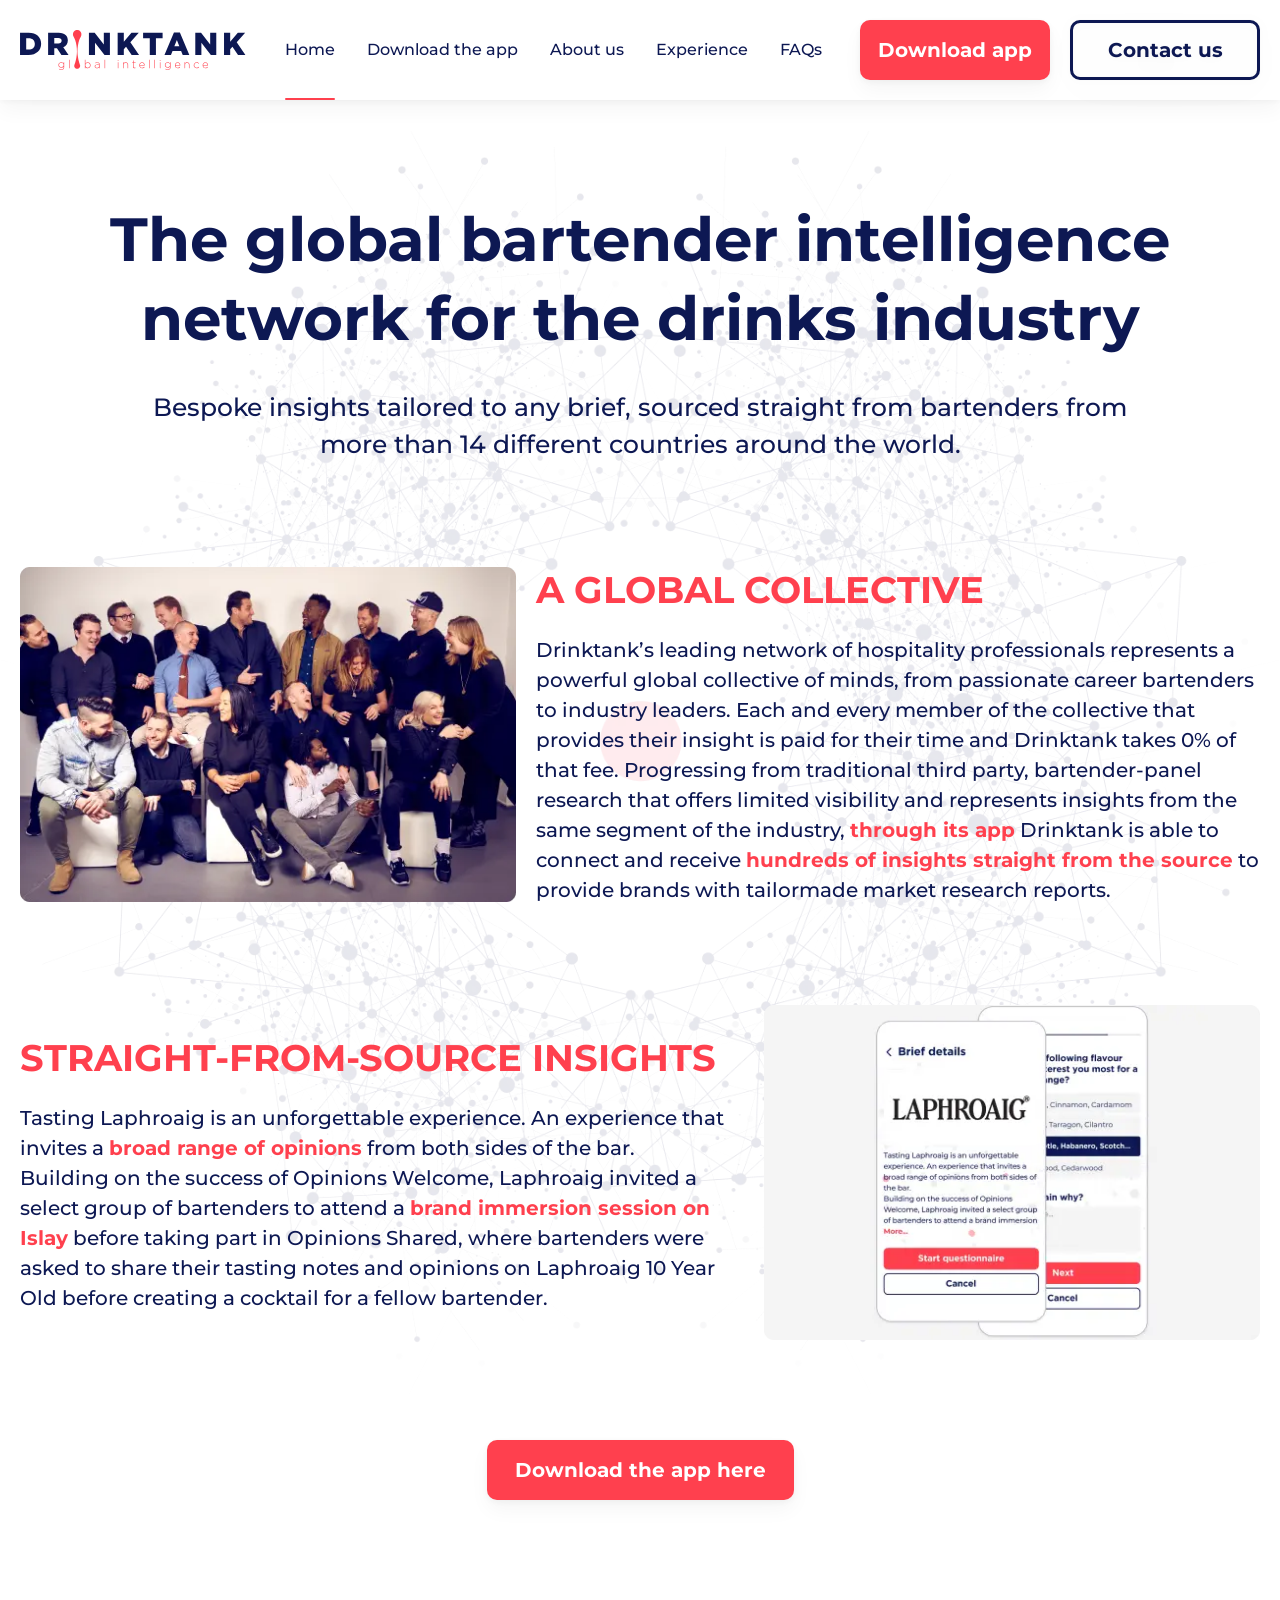
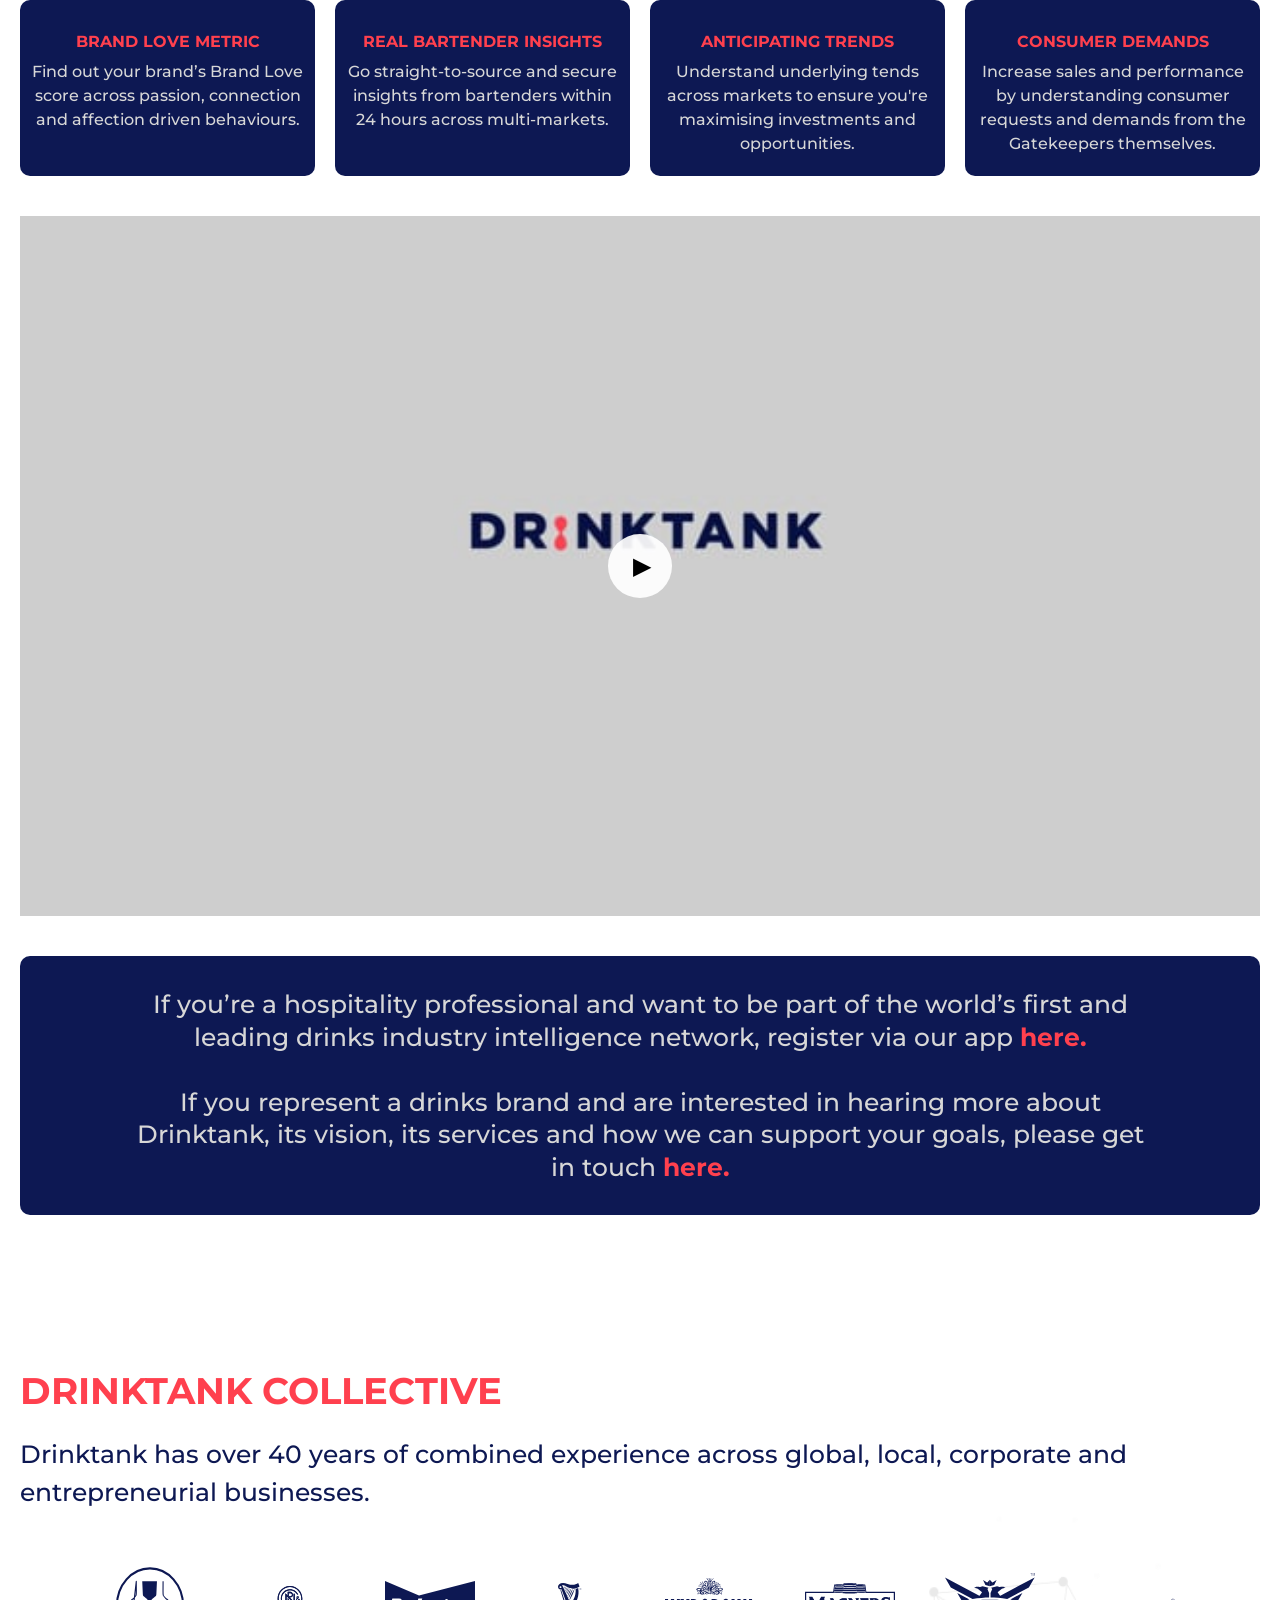
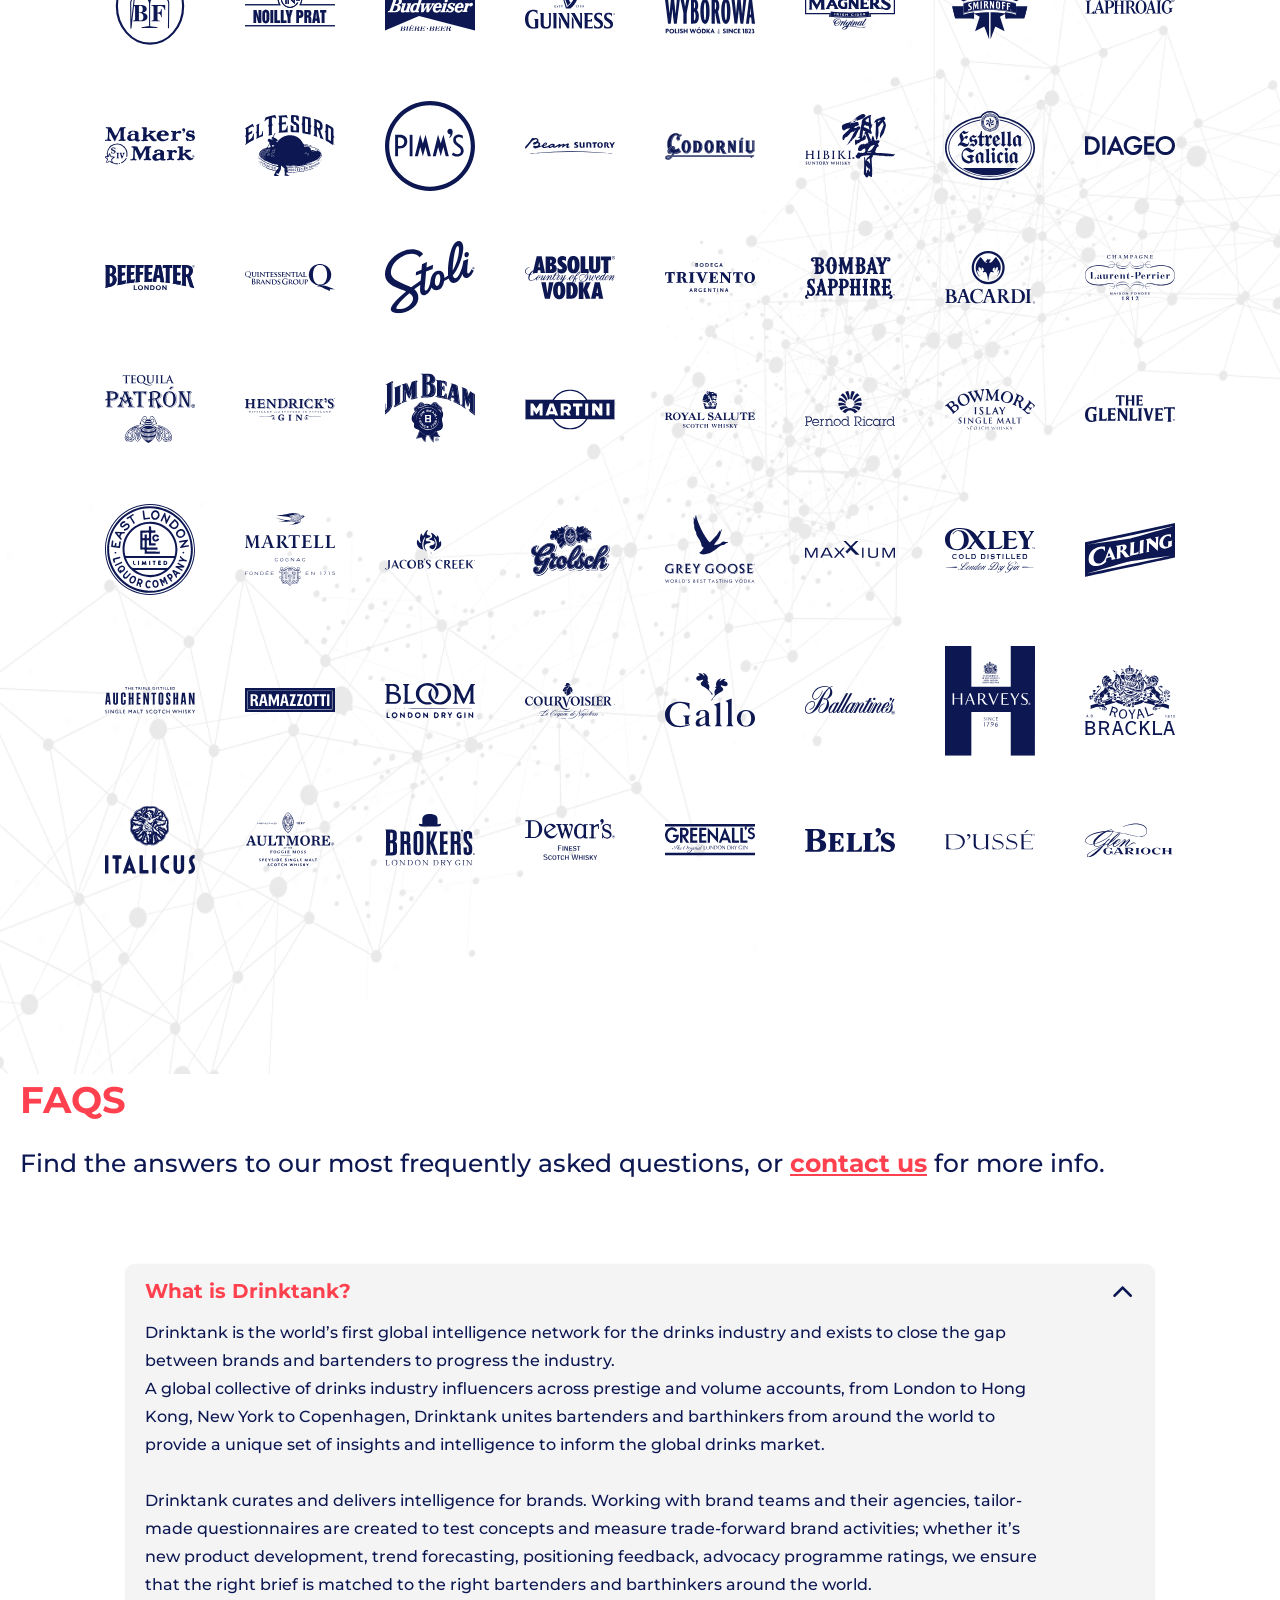
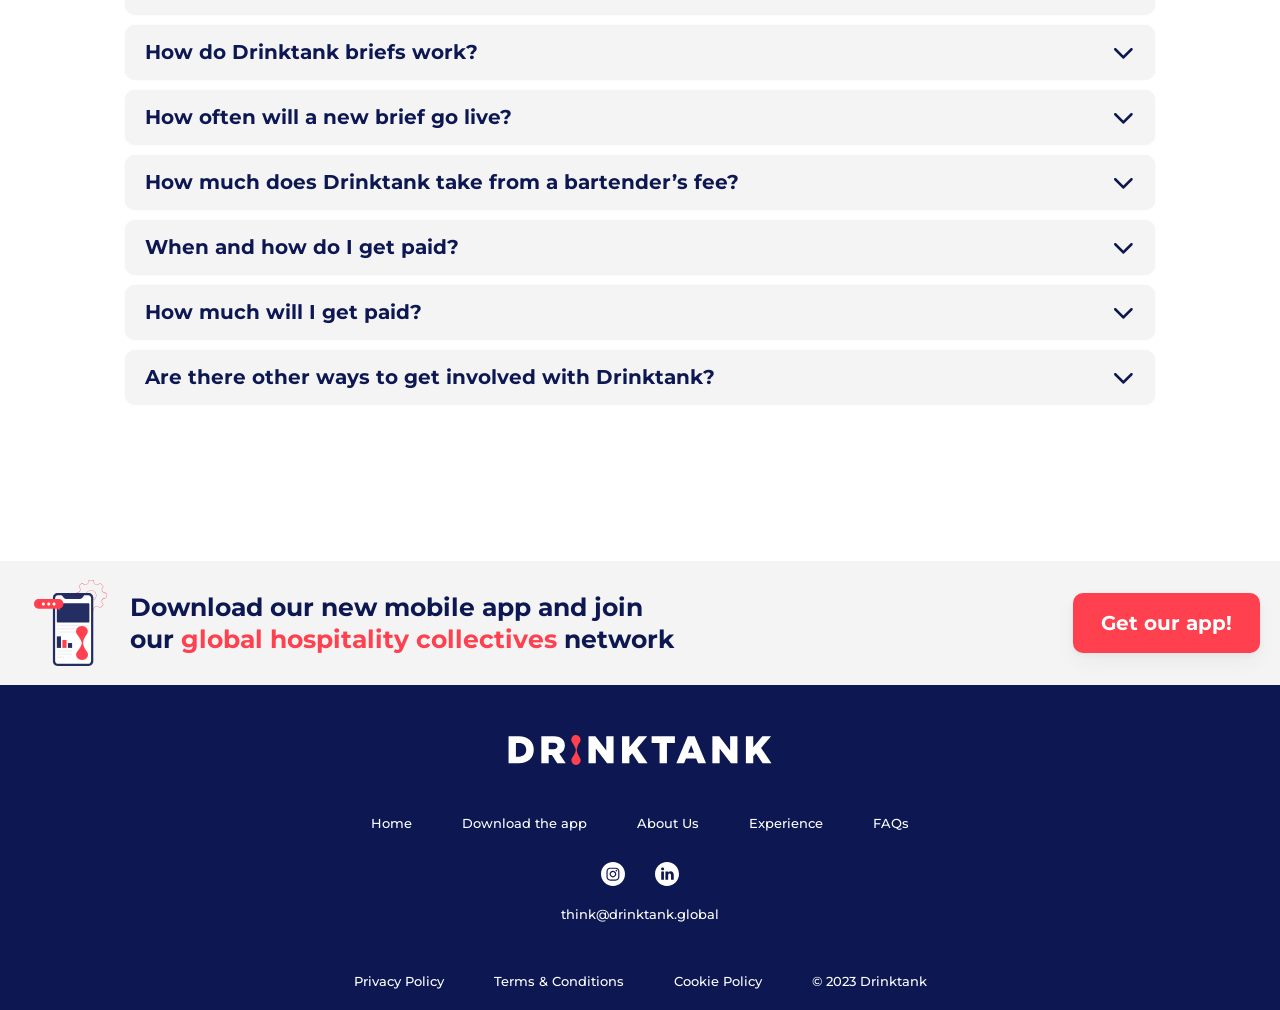
<file: index.html>
<!DOCTYPE html>
<html lang="en">

<head>
  <meta charset="UTF-8">
  <meta http-equiv="X-UA-Compatible" content="IE=edge">
  <meta name="viewport" content="width=device-width, initial-scale=1.0">
  <title>Drinktank</title>
  <link rel="stylesheet" href="./css/style.min.css">
</head>

<body>
  <!-- Header -->
  <header class="header">
    <nav>
      <div class="container">
        <div class="navbar">
          <a class="navbar__logo" href="/">
            <img src="./img/Primary_logo.svg" alt="Drinktank logo">
          </a>

          <ul class="menu">
            <div class="menu__logo menu-mobile">
              <img src="./img/Primary_logo.svg" alt="Drinktank logo">
            </div>

            <li class="menu__item">
              <a href="#href-main" class="menu__item-link active">Home</a>
            </li>

            <li class="menu__item">
              <a href="#href-info" class="menu__item-link">Download the app</a>
            </li>

            <li class="menu__item">
              <a href="#href-about" class="menu__item-link">About us</a>
            </li>

            <li class="menu__item">
              <a href="#href-experience" class="menu__item-link">Experience</a>
            </li>

            <li class="menu__item">
              <a href="#href-faq" class="menu__item-link">FAQs</a>
            </li>

            <div class="menu__social menu-mobile">
              <div class="menu__social-block">
                <a href="https://www.instagram.com/drinktank.global/" target="_blank">
                  <img src="./img/instagram.svg" alt="Instagram">
                </a>

                <a href="https://www.linkedin.com/company/drinktank-global/" target="_blank">
                  <img src="./img/linkedin.svg" alt="LinkedIn">
                </a>
              </div>

              <a class="menu__social-email" href="mailto:think@drinktank.global?subject = website enquiry">
                think@drinktank.global
              </a>
            </div>

            <div class="menu__links menu-mobile">
              <a href="privacy-policy.html">Privacy Policy</a>
              <a href="cookie-policy.html">Cookie Policy</a>
              <a href="terms-and-conditions.html">Terms & Conditions</a>
              <span>© 2023 Drinktank</span>
            </div>
          </ul>

          <div class="navbar__buttons">
            <button class="navbar__button button modal__btn">
              Download app
            </button>

            <a class="navbar__button button button-outline"
              href="mailto:think@drinktank.global?subject = website enquiry">Contact us</a>
          </div>

          <div class="burger">
            <span> </span>
          </div>
        </div>
      </div>
    </nav>
  </header>

  <!-- Main Page -->
  <main id="href-main">
    <img class="main__img" src="./img/illustration1.webp" alt="Drinktank illustration">

    <section class="section__hero">
      <div class="container">
        <div class="hero">
          <h1 class="hero__title">The global bartender intelligence
            network for the drinks industry</h1>

          <p class="hero__text">Bespoke insights tailored to any brief, sourced straight from bartenders
            from more than 14 different countries around the world.</p>
        </div>
      </div>
    </section>

    <section class="section__info">
      <div class="section__info-href" id="href-info"></div>

      <div class="container">
        <div class="info">
          <div class="info__block">
            <img src="./img/info1.webp" alt="img">

            <div>
              <h2 class="title">A Global Collective</h2>

              <p class="info__block-text">Drinktank’s leading network of hospitality professionals represents a powerful
                global collective of minds, from passionate career bartenders to industry leaders. Each and every member
                of
                the collective that provides their insight is paid for their time and Drinktank takes 0% of that fee.
                Progressing from traditional third party, bartender-panel research that offers limited visibility and
                represents insights from the same segment of the industry, <span>through its app</span> Drinktank is
                able to
                connect and receive <span>hundreds of insights
                  straight from the source</span> to provide brands with tailormade market research reports.</p>
            </div>
          </div>

          <div class="info__block info__block-reverse">
            <div>
              <h2 class="title">Straight-from-source insights</h2>

              <p class="info__block-text">Tasting Laphroaig is an unforgettable experience. An experience that invites a
                <span>broad range of opinions</span> from both sides of the bar. <br>
                Building on the success of Opinions Welcome, Laphroaig invited a select group of bartenders to attend a
                <span>brand immersion session on Islay</span> before taking part in Opinions Shared, where bartenders
                were
                asked to share their tasting notes and opinions on Laphroaig 10 Year Old before creating a cocktail for
                a
                fellow bartender.
              </p>
            </div>

            <img src="./img/info2.webp" alt="img">
          </div>

          <button class="info__button button modal__btn">Download the app here</button>
        </div>
      </div>
    </section>

    <section class="section__about">
      <div class="section__about-href" id="href-about"></div>

      <div class="container">
        <div class="about">
          <div class="about__cards">
            <div class="about__card">
              <h6 class="about__card-title">brand love metric</h6>
              <p class="about__card-text">Find out your brand’s Brand Love score across passion, connection and
                affection
                driven behaviours.</p>
            </div>

            <div class="about__card">
              <h6 class="about__card-title">real bartender insights</h6>
              <p class="about__card-text">Go straight-to-source and secure insights from bartenders within 24 hours
                across multi-markets.</p>
            </div>

            <div class="about__card">
              <h6 class="about__card-title">anticipating trends</h6>
              <p class="about__card-text">Understand underlying tends across markets to ensure you're maximising
                investments and opportunities.</p>
            </div>

            <div class="about__card">
              <h6 class="about__card-title">consumer demands</h6>
              <p class="about__card-text">Increase sales and performance by understanding consumer requests and
                demands
                from the Gatekeepers themselves.</p>
            </div>
          </div>

          <div class="about__video vimeo-facade" data-vimeo-id="252667167" data-vimeo-params="h=0044894964&title=0&byline=0&portrait=0&playsinline=0&autopause=0&app_id=122963">
            <img
              src="./img/252667167.jpg"
              alt="Drinktank: 2 minute introduction — click to play"
              loading="lazy"
              width="640" height="360"
              style="width:100%;height:100%;object-fit:cover;cursor:pointer;">
            <button class="vimeo-play-btn" aria-label="Play video">&#9654;</button>
          </div>

          <div class="about__block">
            <p>If you’re a hospitality professional and want to be part of the world’s first and leading drinks industry
              intelligence network, register via our app <a class="modal__btn" href="">here.</a>
              <br><br>
              If you represent a drinks brand and are interested in hearing more about Drinktank, its vision, its
              services
              and how we can support your goals, please get in touch <a
                href="mailto:think@drinktank.global?subject = website enquiry">here.</a>
            </p>
          </div>
        </div>
      </div>
    </section>

    <section class="section__experience">
      <div class="section__experience-href" id="href-experience"></div>

      <div class="container">
        <div class="experience">
          <h2 class="title">Drinktank collective</h2>
          <p class="experience__text">Drinktank has over 40 years of combined experience across global, local, corporate
            and
            entrepreneurial businesses.</p>

          <div class="grid">
            <img src="./img/icons/1.svg" alt="img" loading="lazy">
            <img src="./img/icons/2.svg" alt="img" loading="lazy">
            <img src="./img/icons/3.svg" alt="img" loading="lazy">
            <img src="./img/icons/4.svg" alt="img" loading="lazy">
            <img src="./img/icons/5.svg" alt="img" loading="lazy">
            <img src="./img/icons/6.svg" alt="img" loading="lazy">
            <img src="./img/icons/7.svg" alt="img" loading="lazy">
            <img src="./img/icons/8.svg" alt="img" loading="lazy">
            <img src="./img/icons/9.svg" alt="img" loading="lazy">
            <img src="./img/icons/10.svg" alt="img" loading="lazy">
            <img src="./img/icons/11.svg" alt="img" loading="lazy">
            <img src="./img/icons/12.svg" alt="img" loading="lazy">
            <img src="./img/icons/13.svg" alt="img" loading="lazy">
            <img src="./img/icons/14.svg" alt="img" loading="lazy">
            <img src="./img/icons/15.svg" alt="img" loading="lazy">
            <img src="./img/icons/16.svg" alt="img" loading="lazy">
            <img src="./img/icons/17.svg" alt="img" loading="lazy">
            <img src="./img/icons/18.svg" alt="img" loading="lazy">
            <img src="./img/icons/19.svg" alt="img" loading="lazy">
            <img src="./img/icons/20.svg" alt="img" loading="lazy">
            <img src="./img/icons/21.svg" alt="img" loading="lazy">
            <img src="./img/icons/22.svg" alt="img" loading="lazy">
            <img src="./img/icons/23.svg" alt="img" loading="lazy">
            <img src="./img/icons/24.svg" alt="img" loading="lazy">
            <img src="./img/icons/25.svg" alt="img" loading="lazy">
            <img src="./img/icons/26.svg" alt="img" loading="lazy">
            <img src="./img/icons/27.svg" alt="img" loading="lazy">
            <img src="./img/icons/28.svg" alt="img" loading="lazy">
            <img src="./img/icons/29.svg" alt="img" loading="lazy">
            <img src="./img/icons/30.svg" alt="img" loading="lazy">
            <img src="./img/icons/31.svg" alt="img" loading="lazy">
            <img src="./img/icons/32.svg" alt="img" loading="lazy">
            <img src="./img/icons/33.svg" alt="img" loading="lazy">
            <img src="./img/icons/34.svg" alt="img" loading="lazy">
            <img src="./img/icons/35.svg" alt="img" loading="lazy">
            <img src="./img/icons/36.svg" alt="img" loading="lazy">
            <img src="./img/icons/37.svg" alt="img" loading="lazy">
            <img src="./img/icons/38.svg" alt="img" loading="lazy">
            <img src="./img/icons/39.svg" alt="img" loading="lazy">
            <img src="./img/icons/40.svg" alt="img" loading="lazy">
            <img src="./img/icons/41.svg" alt="img" loading="lazy">
            <img src="./img/icons/42.svg" alt="img" loading="lazy">
            <img src="./img/icons/43.svg" alt="img" loading="lazy">
            <img src="./img/icons/44.svg" alt="img" loading="lazy">
            <img src="./img/icons/45.svg" alt="img" loading="lazy">
            <img src="./img/icons/46.svg" alt="img" loading="lazy">
            <img src="./img/icons/47.svg" alt="img" loading="lazy">
            <img src="./img/icons/48.svg" alt="img" loading="lazy">
            <img src="./img/icons/49.svg" alt="img" loading="lazy">
            <img src="./img/icons/50.svg" alt="img" loading="lazy">
            <img src="./img/icons/51.svg" alt="img" loading="lazy">
            <img src="./img/icons/52.svg" alt="img" loading="lazy">
            <img src="./img/icons/53.svg" alt="img" loading="lazy">
            <img src="./img/icons/54.svg" alt="img" loading="lazy">
            <img src="./img/icons/55.svg" alt="img" loading="lazy">
            <img src="./img/icons/56.svg" alt="img" loading="lazy">
          </div>
        </div>
      </div>

      <img class="experience__img" src="./img/illustration2.webp" alt="Drinktank illustration">
    </section>

    <section class="section__faq">
      <div class="section__faq-href" id="href-faq"></div>

      <div class="container">
        <div class="faq">
          <h2 class="title">FAQs</h2>
          <p class="faq__text">Find the answers to our most frequently asked questions, or <a
              href="mailto:think@drinktank.global?subject = website enquiry">contact us</a> for
            more info.</p>

          <div class="accordion">
            <div class="accordion__item accordion__item-active">
              <div class="accordion__item-trigger">
                <h4>What is Drinktank?</h4>
                <img src="./img/arrow.svg" alt="img">
              </div>

              <div class="accordion__item-content">
                <p>
                  Drinktank is the world’s first global intelligence network for the drinks industry and exists to close
                  the gap between brands and bartenders to progress the industry.<br>
                  A global collective of drinks industry influencers across prestige and volume accounts, from London to
                  Hong Kong, New York to Copenhagen, Drinktank unites bartenders and barthinkers from around the world
                  to
                  provide a unique set of insights and intelligence to inform the global drinks market.
                  <br><br>
                  Drinktank curates and delivers intelligence for brands. Working with brand teams and their agencies,
                  tailor-made questionnaires are created to test concepts and measure trade-forward brand activities;
                  whether it’s new product development, trend forecasting, positioning feedback, advocacy programme
                  ratings,
                  we ensure that the right brief is matched to the right bartenders and barthinkers around the world.
                </p>
              </div>
            </div>

            <div class="accordion__item">
              <div class="accordion__item-trigger">
                <h4>How do Drinktank briefs work?</h4>
                <img src="./img/arrow.svg" alt="img">
              </div>

              <div class="accordion__item-content">
                <p>
                  Drinktank develops tailormade questionnaires, closing the gap between brands and bartenders. <br>
                  Brief overviews explain the theme and criteria of upcoming questionnaires that will be going live on
                  our
                  app. In the app, you can opt in to take part in a brief based on your location, role and interest in
                  the
                  subject or brand. <br>
                  You will then be selected by Drinktank to take part. Once you’ve completed the questionnaire you will
                  submit an invoice via the payments function. Once this is complete, you will receive payment for your
                  time
                  and insights. <br>
                  The Drinktank app simplifies the process, and you will receive notifications at every step to ensure
                  you’re guided through from start to finish - from opt-in to payment!
                </p>
              </div>
            </div>

            <div class="accordion__item">
              <div class="accordion__item-trigger">
                <h4>How often will a new brief go live?</h4>
                <img src="./img/arrow.svg" alt="img">
              </div>

              <div class="accordion__item-content">
                <p>
                  There isn’t a set number of briefs that go live, it is based on when brands are ready to request
                  insights
                  on a project or brand. We believe your experience and insights are invaluable to our industry, which
                  is
                  why we pay for your time and we want to make this standard industry-wide.
                </p>
              </div>
            </div>

            <div class="accordion__item">
              <div class="accordion__item-trigger">
                <h4>How much does Drinktank take from a bartender’s fee?</h4>
                <img src="./img/arrow.svg" alt="img">
              </div>

              <div class="accordion__item-content">
                <p>
                  Drinktank makes zero profit from bartender fees, bartenders receive 100% of their fee. Drinktank
                  charges a
                  separate amount for the management and analysis of the insights – so bartenders are paid for their
                  time
                  and we are paid for our time. Easy.
                </p>
              </div>
            </div>

            <div class="accordion__item">
              <div class="accordion__item-trigger">
                <h4>When and how do I get paid?</h4>
                <img src="./img/arrow.svg" alt="img">
              </div>

              <div class="accordion__item-content">
                <p>
                  Once you have successfully completed a questionnaire, head to ‘payments’. Here, you will submit an
                  invoice
                  including your home address and full bank account information. Once this has been submitted, you will
                  be
                  paid automatically via Stripe. <br>
                  If you have completed a questionnaire, but not uploaded your invoice, you will receive a push
                  notification
                  as a reminder. <br>
                  If you have any questions or issues uploading an invoice, please contact think@drinktank.global.
                </p>
              </div>
            </div>

            <div class="accordion__item">
              <div class="accordion__item-trigger">
                <h4>How much will I get paid?</h4>
                <img src="./img/arrow.svg" alt="img">
              </div>

              <div class="accordion__item-content">
                <p>
                  We pay bartenders based on their time and the average day rate of their role as polled by over 1,000
                  bartenders worldwide.
                </p>
              </div>
            </div>

            <div class="accordion__item">
              <div class="accordion__item-trigger">
                <h4>Are there other ways to get involved with Drinktank?</h4>
                <img src="./img/arrow.svg" alt="img">
              </div>

              <div class="accordion__item-content">
                <p>
                  Please follow Drinktank on Instagram for regular updates on upcoming briefs and activities.
                  Alternatively,
                  contact think@drinktank.global for more info on how to get involved.
                </p>
              </div>
            </div>
          </div>
        </div>
      </div>
    </section>

    <section class="section__banner">
      <div class="container">
        <div class="banner">
          <img src="./img/download.svg" alt="img">

          <h3 class="banner__text">Download our new mobile app and join
            our <span>global hospitality collectives</span> network</h3>

          <button class="banner__button button modal__btn">
            Get our app!
          </button>
        </div>
      </div>
    </section>
  </main>

  <!-- Footer -->
  <footer>
    <div class="container">
      <div class="footer">
        <a class="footer__logo" href="/">
          <img src="./img/Secondary_logo.svg" alt="Drinktank logo">
        </a>

        <div class="footer__links footer__links-top">
          <a href="#href-main">Home</a>
          <a href="#href-info">Download the app</a>
          <a href="#href-about">About Us</a>
          <a href="#href-experience">Experience</a>
          <a href="#href-faq">FAQs</a>
        </div>

        <div class="footer__social">
          <div class="footer__social-block">
            <a href="https://www.instagram.com/drinktank.global/" target="_blank">
              <img src="./img/instagram-white.svg" alt="Instagram">
            </a>

            <a href="https://www.linkedin.com/company/drinktank-global/" target="_blank">
              <img src="./img/linkedin-white.svg" alt="LinkedIn">
            </a>
          </div>

          <a class="footer__social-email" href="mailto:think@drinktank.global?subject = website enquiry">
            think@drinktank.global
          </a>
        </div>

        <div class="footer__links footer__links-bottom">
          <a href="privacy-policy.html">Privacy Policy</a>
          <a href="terms-and-conditions.html">Terms & Conditions</a>
          <a href="cookie-policy.html">Cookie Policy</a>
          <span>© 2023 Drinktank</span>
        </div>
      </div>
    </div>
  </footer>

  <!-- Modal -->
  <div class="modal__wrapper">
    <div class="modal">
      <h3 class="modal__title">Download our app!</h3>

      <div class="modal__buttons">
        <a class="modal__button" href="https://apps.apple.com/us/app/drinktank/id1666864366" target="_blank"
          rel="noreferrer">
          <img src="./img/appstore.svg" alt="App Store">
        </a>

        <a class="modal__button" href="https://play.google.com/store/apps/details?id=com.drinktankglobal.DrinkTank"
          target="_blank" rel="noreferrer">
          <img src="./img/playmarket.svg" alt="Play Market">
        </a>
      </div>
    </div>
  </div>
</body>

<script src="./js/scripts.min.js"></script>

</html>
</file>
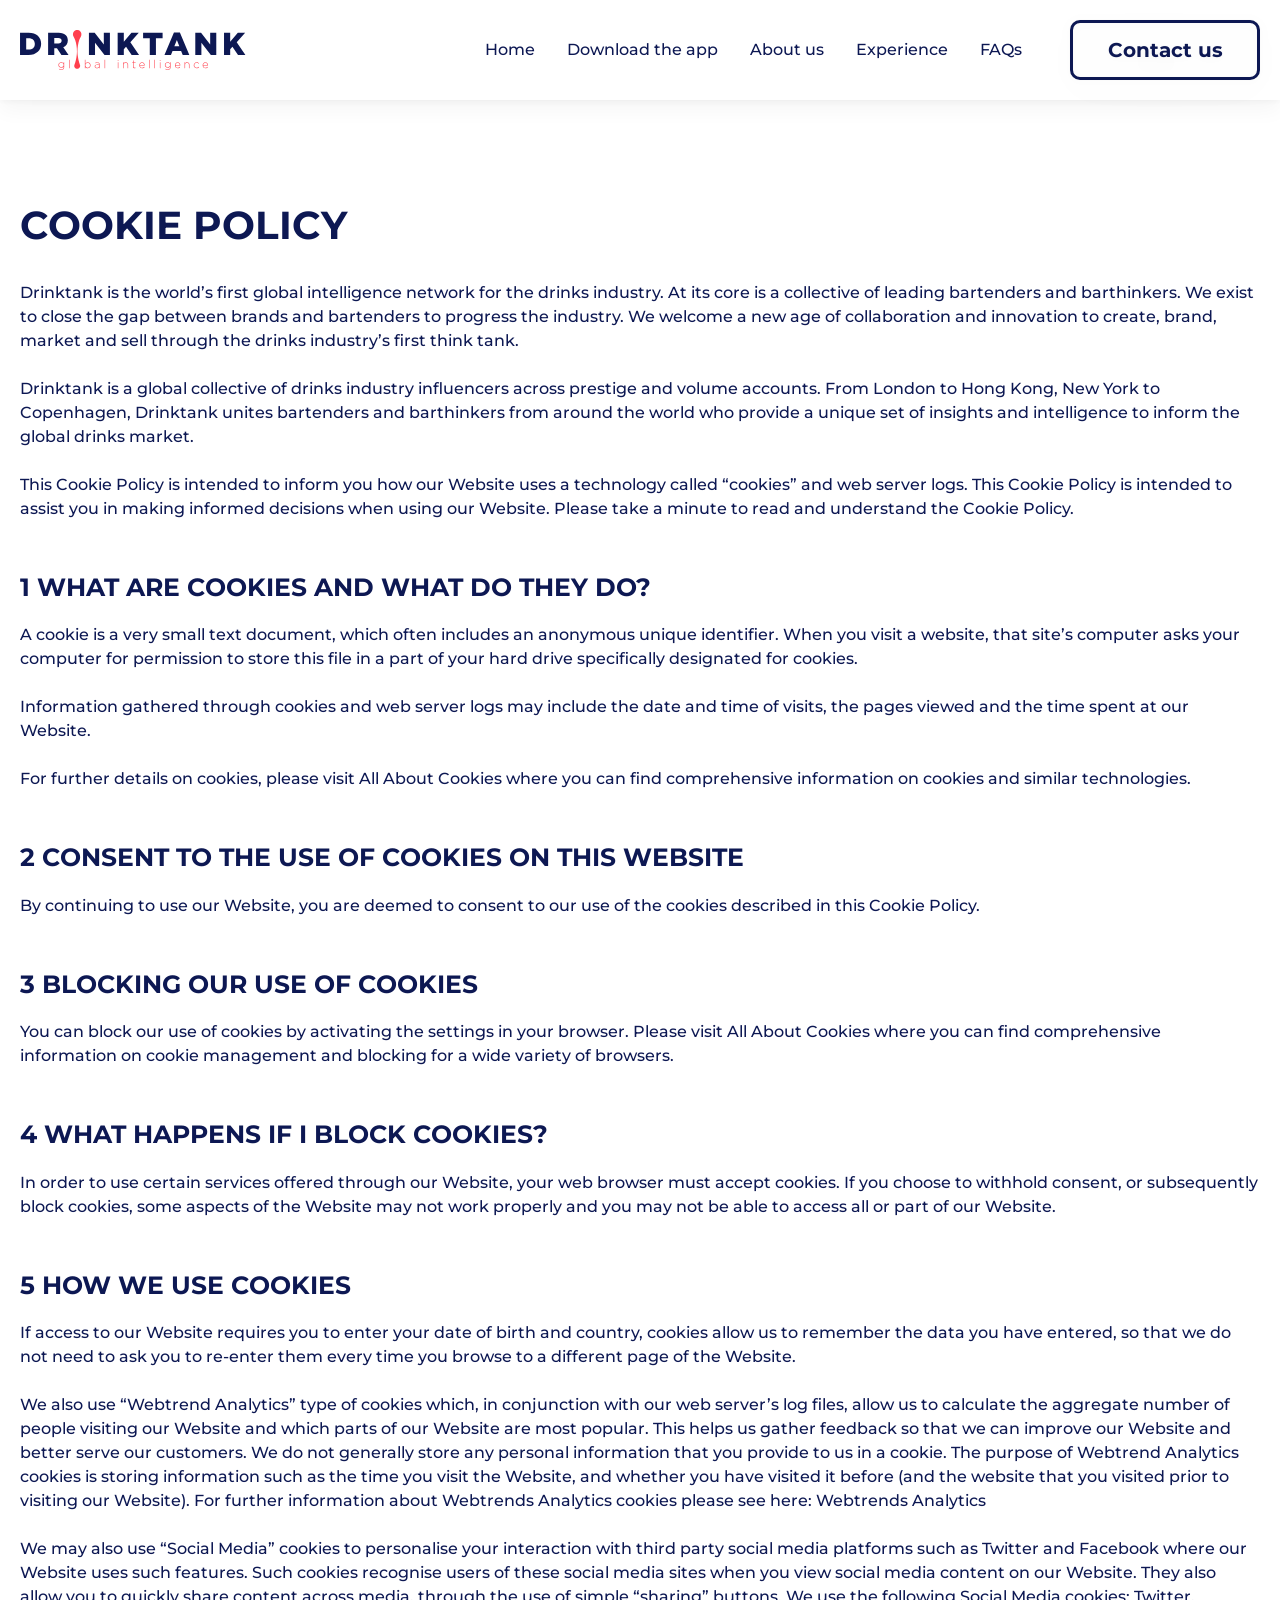
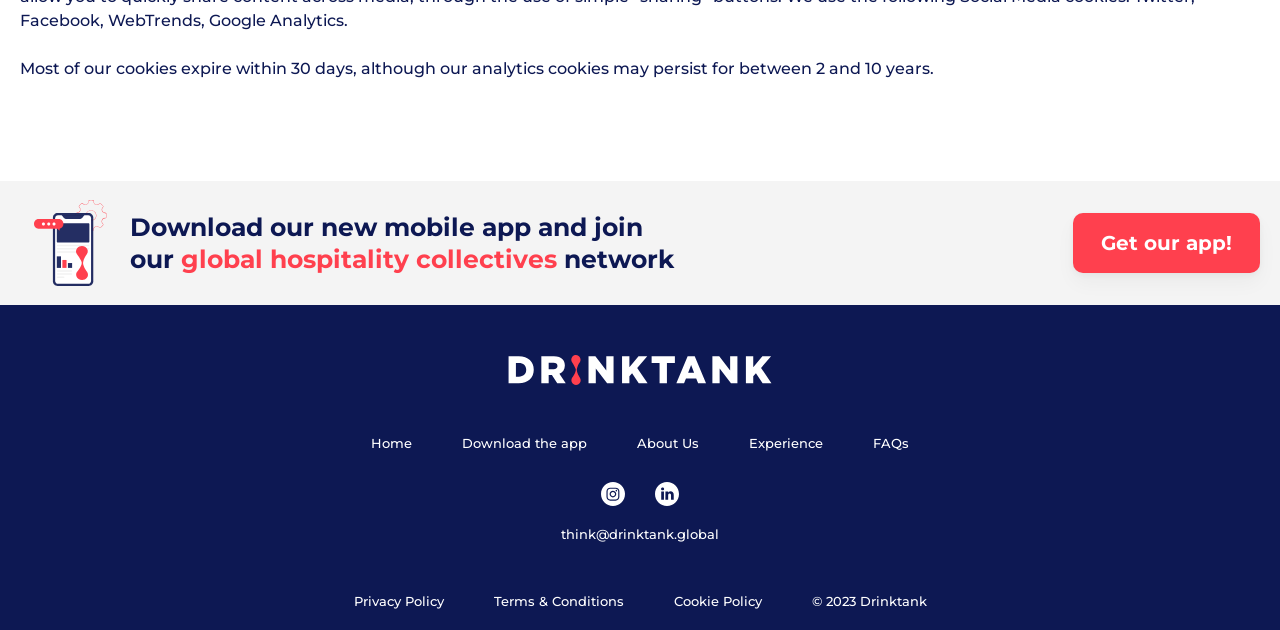
<file: cookie-policy.html>
<!DOCTYPE html>
<html lang="en">

<head>
  <meta charset="UTF-8">
  <meta http-equiv="X-UA-Compatible" content="IE=edge">
  <meta name="viewport" content="width=device-width, initial-scale=1.0">
  <title>Drinktank</title>
  <link rel="stylesheet" href="./css/style.min.css">
</head>

<body>
  <!-- Header -->
  <header class="header">
    <nav>
      <div class="container">
        <div class="navbar">
          <a class="navbar__logo" href="/">
            <img src="./img/Primary_logo.svg" alt="Drinktank logo">
          </a>

          <ul class="menu menu-subpage">
            <div class="menu__logo menu-mobile">
              <img src="./img/Primary_logo.svg" alt="Drinktank logo">
            </div>

            <li class="menu__item">
              <a href="index.html#href-main" class="menu__item-link">Home</a>
            </li>

            <li class="menu__item">
              <a href="index.html#href-info" class="menu__item-link">Download the app</a>
            </li>

            <li class="menu__item">
              <a href="index.html#href-about" class="menu__item-link">About us</a>
            </li>

            <li class="menu__item">
              <a href="index.html#href-experience" class="menu__item-link">Experience</a>
            </li>

            <li class="menu__item">
              <a href="index.html#href-faq" class="menu__item-link">FAQs</a>
            </li>

            <div class="menu__social menu-mobile">
              <div class="menu__social-block">
                <a href="https://www.instagram.com/drinktank.global/" target="_blank">
                  <img src="./img/instagram.svg" alt="Instagram">
                </a>

                <a href="https://www.linkedin.com/company/drinktank-global/" target="_blank">
                  <img src="./img/linkedin.svg" alt="LinkedIn">
                </a>
              </div>

              <a class="menu__social-email" href="mailto:think@drinktank.global?subject = website enquiry">
                think@drinktank.global
              </a>
            </div>

            <div class="menu__links menu-mobile">
              <a href="privacy-policy.html">Privacy Policy</a>
              <a href="cookie-policy.html">Cookie Policy</a>
              <a href="terms-and-conditions.html">Terms & Conditions</a>
              <span>© 2023 Drinktank</span>
            </div>
          </ul>

          <div class="navbar__buttons">
            <a class="navbar__button button button-outline"
              href="mailto:think@drinktank.global?subject = website enquiry">Contact us</a>
          </div>

          <div class="burger">
            <span> </span>
          </div>
        </div>
      </div>
    </nav>
  </header>

  <!-- Main Page -->
  <main>
    <div class="page-wrapper container">
      <h1>cookie policy</h1>

      <div class="page-block">
        <p>
          Drinktank is the world’s first global intelligence network for the drinks industry. At its core is a
          collective of leading bartenders and barthinkers. We exist to close the gap between brands and bartenders to
          progress the industry. We welcome a new age of collaboration and innovation to create, brand, market and sell
          through the drinks industry’s first think tank.
          <br><br>
          Drinktank is a global collective of drinks industry influencers across prestige and volume accounts. From
          London to Hong Kong, New York to Copenhagen, Drinktank unites bartenders and barthinkers from around the world
          who provide a unique set of insights and intelligence to inform the global drinks market.
          <br><br>
          This Cookie Policy is intended to inform you how our Website uses a technology called “cookies” and web server
          logs. This Cookie Policy is intended to assist you in making informed decisions when using our Website. Please
          take a minute to read and understand the Cookie Policy.
        </p>
      </div>

      <div class="page-block">
        <h2>1 what are cookies and what do they do?</h2>

        <p>
          A cookie is a very small text document, which often includes an anonymous unique identifier. When you visit a
          website, that site’s computer asks your computer for permission to store this file in a part of your hard
          drive specifically designated for cookies.
          <br><br>
          Information gathered through cookies and web server logs may include the date and time of visits, the pages
          viewed and the time spent at our Website.
          <br><br>
          For further details on cookies, please visit All About Cookies where you can find comprehensive information on
          cookies and similar technologies.
        </p>
      </div>

      <div class="page-block">
        <h2>2 consent to the use of cookies on this website</h2>

        <p>
          By continuing to use our Website, you are deemed to consent to our use of the cookies described in this Cookie
          Policy.
        </p>
      </div>

      <div class="page-block">
        <h2>3 blocking our use of cookies</h2>

        <p>
          You can block our use of cookies by activating the settings in your browser. Please visit All About Cookies
          where you can find comprehensive information on cookie management and blocking for a wide variety of browsers.
        </p>
      </div>

      <div class="page-block">
        <h2>4 what happens if i block cookies?</h2>

        <p>
          In order to use certain services offered through our Website, your web browser must accept cookies. If you
          choose to withhold consent, or subsequently block cookies, some aspects of the Website may not work properly
          and you may not be able to access all or part of our Website.
        </p>
      </div>

      <div class="page-block">
        <h2>5 how we use cookies</h2>

        <p>
          If access to our Website requires you to enter your date of birth and country, cookies allow us to remember
          the data you have entered, so that we do not need to ask you to re-enter them every time you browse to a
          different page of the Website.
          <br><br>
          We also use “Webtrend Analytics” type of cookies which, in conjunction with our web server’s log files, allow
          us to calculate the aggregate number of people visiting our Website and which parts of our Website are most
          popular. This helps us gather feedback so that we can improve our Website and better serve our customers. We
          do not generally store any personal information that you provide to us in a cookie. The purpose of Webtrend
          Analytics cookies is storing information such as the time you visit the Website, and whether you have visited
          it before (and the website that you visited prior to visiting our Website). For further information about
          Webtrends Analytics cookies please see here: Webtrends Analytics
          <br><br>
          We may also use “Social Media” cookies to personalise your interaction with third party social media platforms
          such as Twitter and Facebook where our Website uses such features. Such cookies recognise users of these
          social media sites when you view social media content on our Website. They also allow you to quickly share
          content across media, through the use of simple “sharing” buttons. We use the following Social Media cookies:
          Twitter, Facebook, WebTrends, Google Analytics.
          <br><br>
          Most of our cookies expire within 30 days, although our analytics cookies may persist for between 2 and 10
          years.
        </p>
      </div>
    </div>

    <section class="section__banner">
  <div class="container">
    <div class="banner">
      <img src="./img/download.svg" alt="img">

      <h3 class="banner__text">Download our new mobile app and join
        our <span>global hospitality collectives</span> network</h3>

      <button class="banner__button button modal__btn">
        Get our app!
      </button>
    </div>
  </div>
</section>
  </main>

  <!-- Footer -->
  <footer>
    <div class="container">
      <div class="footer">
        <a class="footer__logo" href="/">
          <img src="./img/Secondary_logo.svg" alt="Drinktank logo">
        </a>

        <div class="footer__links footer__links-top">
          <a href="index.html#href-main">Home</a>
          <a href="index.html#href-info">Download the app</a>
          <a href="index.html#href-about">About Us</a>
          <a href="index.html#href-experience">Experience</a>
          <a href="index.html#href-faq">FAQs</a>
        </div>

        <div class="footer__social">
          <div class="footer__social-block">
            <a href="https://www.instagram.com/drinktank.global/" target="_blank">
              <img src="./img/instagram-white.svg" alt="Instagram">
            </a>

            <a href="https://www.linkedin.com/company/drinktank-global/" target="_blank">
              <img src="./img/linkedin-white.svg" alt="LinkedIn">
            </a>
          </div>

          <a class="footer__social-email" href="mailto:think@drinktank.global?subject = website enquiry">
            think@drinktank.global
          </a>
        </div>

        <div class="footer__links footer__links-bottom">
          <a href="privacy-policy.html">Privacy Policy</a>
          <a href="terms-and-conditions.html">Terms & Conditions</a>
          <a href="cookie-policy.html">Cookie Policy</a>
          <span>© 2023 Drinktank</span>
        </div>
      </div>
    </div>
  </footer>

  <!-- Modal -->
  <div class="modal__wrapper">
  <div class="modal">
    <h3 class="modal__title">Download our app!</h3>

    <div class="modal__buttons">
      <a class="modal__button" href="https://apps.apple.com/us/app/drinktank/id1666864366" target="_blank"
        rel="noreferrer">
        <img src="./img/appstore.svg" alt="App Store">
      </a>

      <a class="modal__button" href="https://play.google.com/store/apps/details?id=com.drinktankglobal.DrinkTank"
        target="_blank" rel="noreferrer">
        <img src="./img/playmarket.svg" alt="Play Market">
      </a>
    </div>
  </div>
</div>
</body>

<script src="./js/scripts.min.js"></script>

</html>
</file>
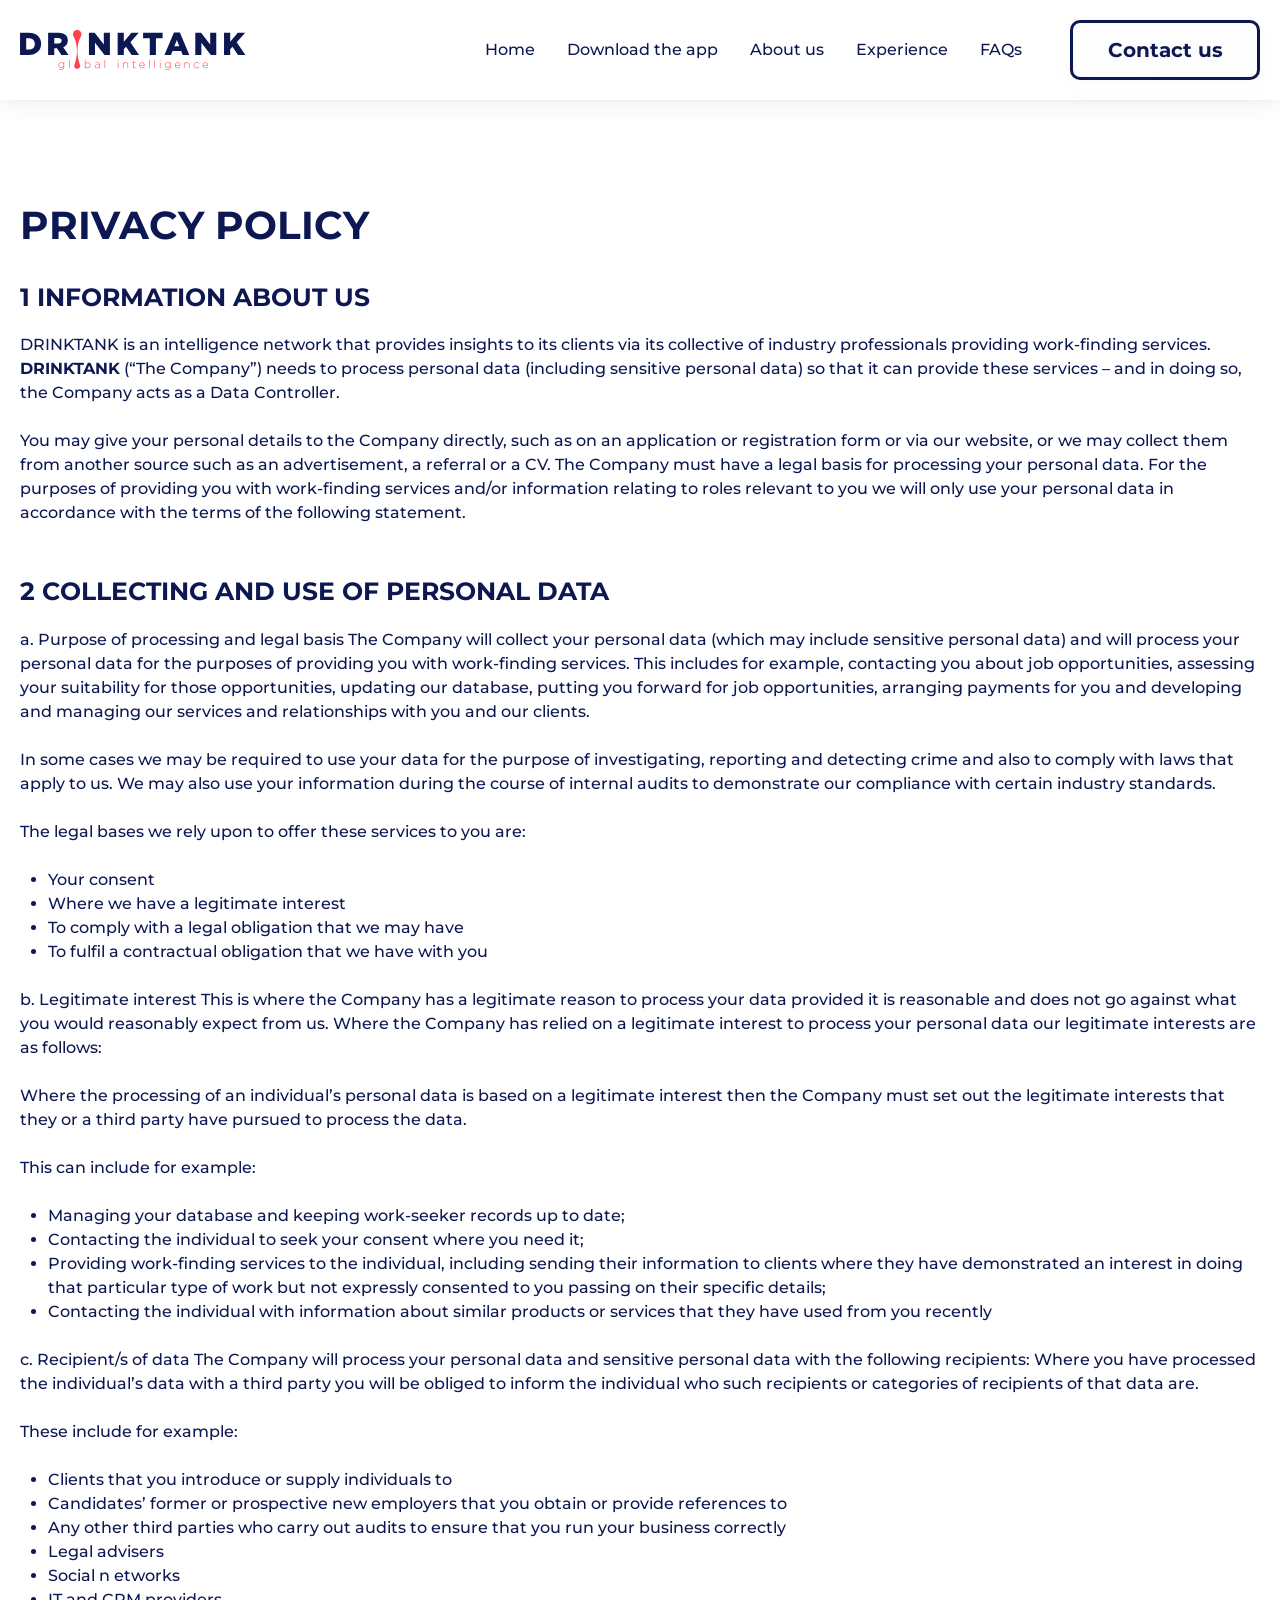
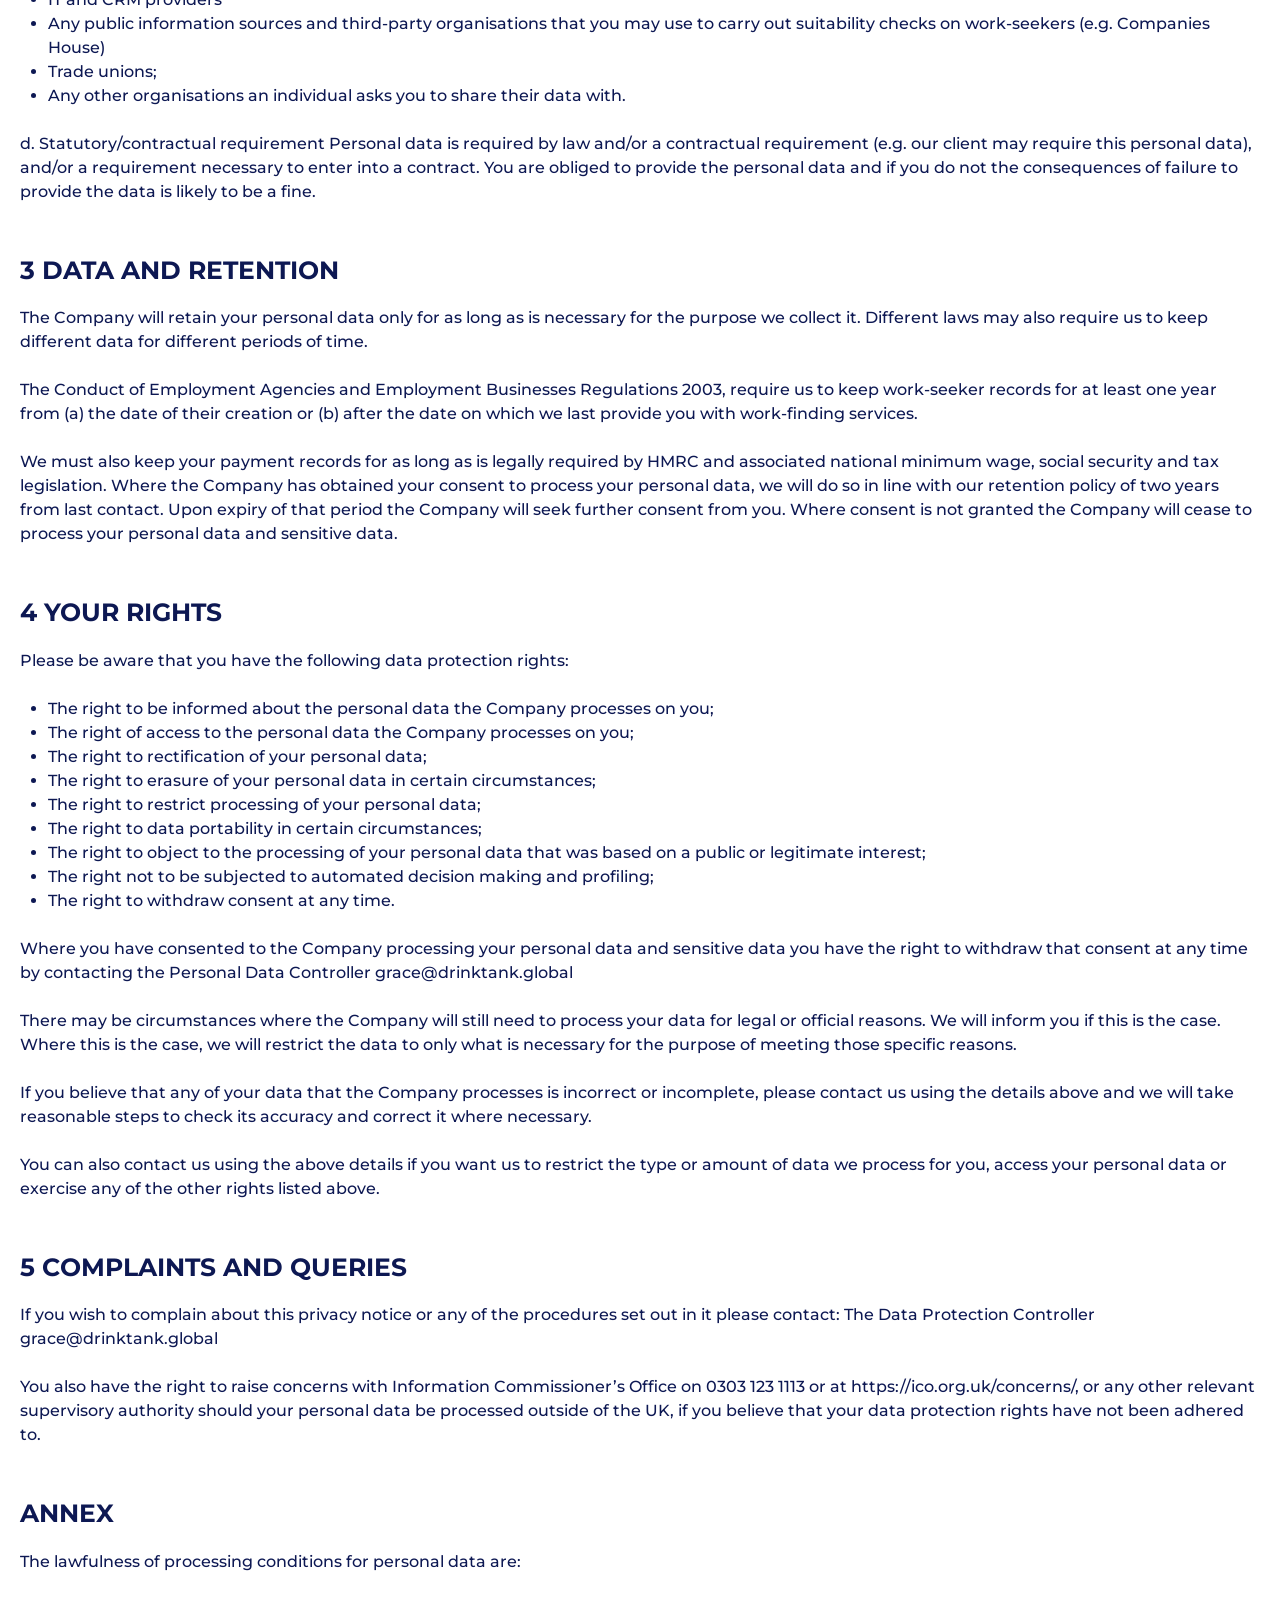
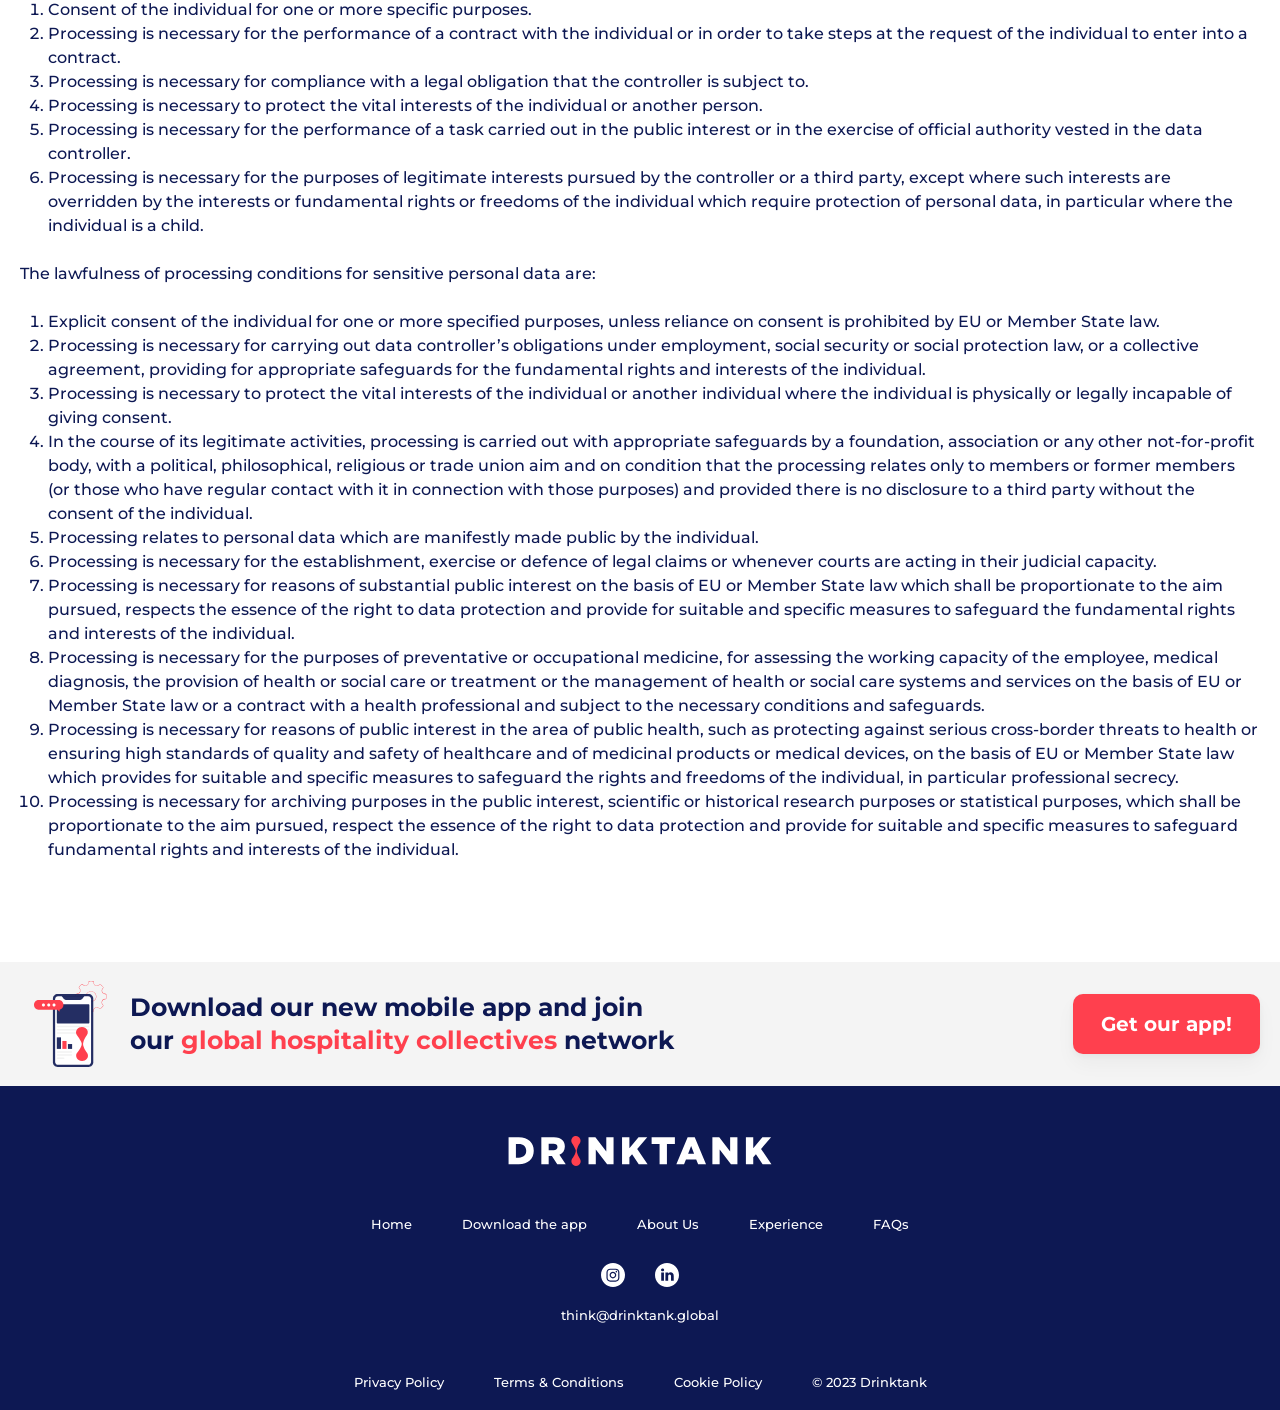
<file: privacy-policy.html>
<!DOCTYPE html>
<html lang="en">

<head>
  <meta charset="UTF-8">
  <meta http-equiv="X-UA-Compatible" content="IE=edge">
  <meta name="viewport" content="width=device-width, initial-scale=1.0">
  <title>Drinktank</title>
  <link rel="stylesheet" href="./css/style.min.css">
</head>

<body>
  <!-- Header -->
  <header class="header">
    <nav>
      <div class="container">
        <div class="navbar">
          <a class="navbar__logo" href="/">
            <img src="./img/Primary_logo.svg" alt="Drinktank logo">
          </a>

          <ul class="menu menu-subpage">
            <div class="menu__logo menu-mobile">
              <img src="./img/Primary_logo.svg" alt="Drinktank logo">
            </div>

            <li class="menu__item">
              <a href="index.html#href-main" class="menu__item-link">Home</a>
            </li>

            <li class="menu__item">
              <a href="index.html#href-info" class="menu__item-link">Download the app</a>
            </li>

            <li class="menu__item">
              <a href="index.html#href-about" class="menu__item-link">About us</a>
            </li>

            <li class="menu__item">
              <a href="index.html#href-experience" class="menu__item-link">Experience</a>
            </li>

            <li class="menu__item">
              <a href="index.html#href-faq" class="menu__item-link">FAQs</a>
            </li>

            <div class="menu__social menu-mobile">
              <div class="menu__social-block">
                <a href="https://www.instagram.com/drinktank.global/" target="_blank">
                  <img src="./img/instagram.svg" alt="Instagram">
                </a>

                <a href="https://www.linkedin.com/company/drinktank-global/" target="_blank">
                  <img src="./img/linkedin.svg" alt="LinkedIn">
                </a>
              </div>

              <a class="menu__social-email" href="mailto:think@drinktank.global?subject = website enquiry">
                think@drinktank.global
              </a>
            </div>

            <div class="menu__links menu-mobile">
              <a href="privacy-policy.html">Privacy Policy</a>
              <a href="cookie-policy.html">Cookie Policy</a>
              <a href="terms-and-conditions.html">Terms & Conditions</a>
              <span>© 2023 Drinktank</span>
            </div>
          </ul>

          <div class="navbar__buttons">
            <a class="navbar__button button button-outline"
              href="mailto:think@drinktank.global?subject = website enquiry">Contact us</a>
          </div>

          <div class="burger">
            <span> </span>
          </div>
        </div>
      </div>
    </nav>
  </header>

  <!-- Main Page -->
  <main>
    <div class="page-wrapper container">
      <h1>Privacy Policy</h1>

      <div class="page-block">
        <h2>1 INFORMATION ABOUT US</h2>

        <p>DRINKTANK is an intelligence network that provides insights to its clients via its collective of industry
          professionals providing work-finding services. <span>DRINKTANK</span> (“The Company”) needs to process
          personal data (including sensitive personal data) so that it can provide these services – and in doing so, the
          Company acts as a Data Controller.
          <br><br>
          You may give your personal details to the Company directly, such as on an application or registration form or
          via our website, or we may collect them from another source such as an advertisement, a referral or a CV. The
          Company must have a legal basis for processing your personal data. For the purposes of providing you with
          work-finding services and/or information relating to roles relevant to you we will only use your personal data
          in accordance with the terms of the following statement.
        </p>
      </div>

      <div class="page-block">
        <h2>2 collecting and use of personal data</h2>

        <p>
          a. Purpose of processing and legal basis
          The Company will collect your personal data (which may include sensitive personal data) and will process your
          personal data for the purposes of providing you with work-finding services. This includes for example,
          contacting you about job opportunities, assessing your suitability for those opportunities, updating our
          database, putting you forward for job opportunities, arranging payments for you and developing and managing
          our services and relationships with you and our clients.
          <br><br>
          In some cases we may be required to use your data for the purpose of investigating, reporting and detecting
          crime and also to comply with laws that apply to us. We may also use your information during the course of
          internal audits to demonstrate our compliance with certain industry standards.
          <br><br>
          The legal bases we rely upon to offer these services to you are:
        </p>

        <br>

        <ul>
          <li>Your consent</li>
          <li>Where we have a legitimate interest</li>
          <li>To comply with a legal obligation that we may have</li>
          <li>To fulfil a contractual obligation that we have with you</li>
        </ul>

        <br>

        <p>
          b. Legitimate interest
          This is where the Company has a legitimate reason to process your data provided it is reasonable and does not
          go against what you would reasonably expect from us. Where the Company has relied on a legitimate interest to
          process your personal data our legitimate interests are as follows:
          <br><br>
          Where the processing of an individual’s personal data is based on a legitimate interest then the Company must
          set out the legitimate interests that they or a third party have pursued to process the data.
          <br><br>
          This can include for example:
        </p>

        <br>

        <ul>
          <li>Managing your database and keeping work-seeker records up to date;</li>
          <li>Contacting the individual to seek your consent where you need it;</li>
          <li>
            Providing work-finding services to the individual, including sending their information to clients where they
            have demonstrated an interest in doing that particular type of work but not expressly consented to you
            passing on their specific details;
          </li>
          <li>
            Contacting the individual with information about similar products or services that they have used from you
            recently
          </li>
        </ul>

        <br>

        <p>
          c. Recipient/s of data
          The Company will process your personal data and sensitive personal data with the following recipients: Where
          you have processed the individual’s data with a third party you will be obliged to inform the individual who
          such recipients or categories of recipients of that data are.
          <br><br>
          These include for example:
        </p>

        <br>

        <ul>
          <li>Clients that you introduce or supply individuals to</li>
          <li>Candidates’ former or prospective new employers that you obtain or provide references to</li>
          <li>Any other third parties who carry out audits to ensure that you run your business correctly</li>
          <li>Legal advisers</li>
          <li>Social n etworks</li>
          <li>IT and CRM providers</li>
          <li>
            Any public information sources and third-party organisations that you may use to carry out suitability
            checks on work-seekers (e.g. Companies House)
          </li>
          <li>Trade unions;</li>
          <li>Any other organisations an individual asks you to share their data with.</li>
        </ul>

        <br>

        <p>
          d. Statutory/contractual requirement
          Personal data is required by law and/or a contractual requirement (e.g. our client may require this personal
          data), and/or a requirement necessary to enter into a contract. You are obliged to provide the personal data
          and if you do not the consequences of failure to provide the data is likely to be a fine.
        </p>
      </div>

      <div class="page-block">
        <h2>3 data and retention</h2>

        <p>The Company will retain your personal data only for as long as is necessary for the purpose we collect it.
          Different laws may also require us to keep different data for different periods of time.
          <br><br>
          The Conduct of Employment Agencies and Employment Businesses Regulations 2003, require us to keep work-seeker
          records for at least one year from (a) the date of their creation or (b) after the date on which we last
          provide you with work-finding services.
          <br><br>
          We must also keep your payment records for as long as is legally required by HMRC and associated national
          minimum wage, social security and tax legislation.
          Where the Company has obtained your consent to process your personal data, we will do so in line with our
          retention policy of two years from last contact. Upon expiry of that period the Company will seek further
          consent from you. Where consent is not granted the Company will cease to process your personal data and
          sensitive data.
        </p>
      </div>

      <div class="page-block">
        <h2>4 your rights</h2>

        <p>Please be aware that you have the following data protection rights:</p>

        <br>

        <ul>
          <li>The right to be informed about the personal data the Company processes on you;</li>
          <li>The right of access to the personal data the Company processes on you;</li>
          <li>The right to rectification of your personal data;</li>
          <li>The right to erasure of your personal data in certain circumstances;</li>
          <li>The right to restrict processing of your personal data;</li>
          <li>The right to data portability in certain circumstances;</li>
          <li>The right to object to the processing of your personal data that was based on a public or legitimate
            interest;</li>
          <li>The right not to be subjected to automated decision making and profiling;</li>
          <li>The right to withdraw consent at any time.</li>
        </ul>

        <br>

        <p>
          Where you have consented to the Company processing your personal data and sensitive data you have the right to
          withdraw that consent at any time by contacting the Personal Data Controller grace@drinktank.global
          <br><br>
          There may be circumstances where the Company will still need to process your data for legal or official
          reasons. We will inform you if this is the case. Where this is the case, we will restrict the data to only
          what is necessary for the purpose of meeting those specific reasons.
          <br><br>
          If you believe that any of your data that the Company processes is incorrect or incomplete, please contact us
          using the details above and we will take reasonable steps to check its accuracy and correct it where
          necessary.
          <br><br>
          You can also contact us using the above details if you want us to restrict the type or amount of data we
          process for you, access your personal data or exercise any of the other rights listed above.
        </p>
      </div>

      <div class="page-block">
        <h2>5 complaints and queries</h2>

        <p>If you wish to complain about this privacy notice or any of the procedures set out in it please contact:
          The Data Protection Controller grace@drinktank.global
          <br><br>
          You also have the right to raise concerns with Information Commissioner’s Office on 0303 123 1113 or at
          https://ico.org.uk/concerns/, or any other relevant supervisory authority should your personal data be
          processed outside of the UK, if you believe that your data protection rights have not been adhered to.
        </p>
      </div>

      <div class="page-block">
        <h2>annex</h2>

        <p>The lawfulness of processing conditions for personal data are:</p>

        <br>

        <ol>
          <li>Consent of the individual for one or more specific purposes.</li>
          <li>
            Processing is necessary for the performance of a contract with the individual or in order to take steps at
            the request of the individual to enter into a contract.
          </li>
          <li>Processing is necessary for compliance with a legal obligation that the controller is subject to.</li>
          <li>Processing is necessary to protect the vital interests of the individual or another person.</li>
          <li>
            Processing is necessary for the performance of a task carried out in the public interest or in the exercise
            of official authority vested in the data controller.
          </li>
          <li>
            Processing is necessary for the purposes of legitimate interests pursued by the controller or a third party,
            except where such interests are overridden by the interests or fundamental rights or freedoms of the
            individual which require protection of personal data, in particular where the individual is a child.
          </li>
        </ol>

        <br>

        <p>The lawfulness of processing conditions for sensitive personal data are:</p>

        <br>

        <ol>
          <li>
            Explicit consent of the individual for one or more specified purposes, unless reliance on consent is
            prohibited by EU or Member State law.
          </li>
          <li>
            Processing is necessary for carrying out data controller’s obligations under employment, social security or
            social protection law, or a collective agreement, providing for appropriate safeguards for the fundamental
            rights and interests of the individual.
          </li>
          <li>
            Processing is necessary to protect the vital interests of the individual or another individual where the
            individual is physically or legally incapable of giving consent.
          </li>
          <li>
            In the course of its legitimate activities, processing is carried out with appropriate safeguards by a
            foundation, association or any other not-for-profit body, with a political, philosophical, religious or trade
            union aim and on condition that the processing relates only to members or former members (or those who have
            regular contact with it in connection with those purposes) and provided there is no disclosure to a third
            party without the consent of the individual.
          </li>
          <li>Processing relates to personal data which are manifestly made public by the individual.</li>
          <li>
            Processing is necessary for the establishment, exercise or defence of legal claims or whenever courts are
            acting in their judicial capacity.
          </li>
          <li>
            Processing is necessary for reasons of substantial public interest on the basis of EU or Member State law
            which shall be proportionate to the aim pursued, respects the essence of the right to data protection and provide
            for suitable and specific measures to safeguard the fundamental rights and interests of the individual.
          </li>
          <li>
            Processing is necessary for the purposes of preventative or occupational medicine, for assessing the working
            capacity of the employee, medical diagnosis, the provision of health or social care or treatment or the
            management of health or social care systems and services on the basis of EU or Member State law or a contract
            with a health professional and subject to the necessary conditions and safeguards.
          </li>
          <li>
            Processing is necessary for reasons of public interest in the area of public health, such as protecting
            against serious cross-border threats to health or ensuring high standards of quality and safety of healthcare and of
            medicinal products or medical devices, on the basis of EU or Member State law which provides for suitable and
            specific measures to safeguard the rights and freedoms of the individual, in particular professional secrecy.
          </li>
          <li>
            Processing is necessary for archiving purposes in the public interest, scientific or historical research
            purposes or statistical purposes, which shall be proportionate to the aim pursued, respect the essence of the
            right to data protection and provide for suitable and specific measures to safeguard fundamental rights and
            interests of the individual.
          </li>
        </ol>
      </div>
    </div>

    <section class="section__banner">
  <div class="container">
    <div class="banner">
      <img src="./img/download.svg" alt="img">

      <h3 class="banner__text">Download our new mobile app and join
        our <span>global hospitality collectives</span> network</h3>

      <button class="banner__button button modal__btn">
        Get our app!
      </button>
    </div>
  </div>
</section>
  </main>

  <!-- Footer -->
  <footer>
    <div class="container">
      <div class="footer">
        <a class="footer__logo" href="/">
          <img src="./img/Secondary_logo.svg" alt="Drinktank logo">
        </a>

        <div class="footer__links footer__links-top">
          <a href="index.html#href-main">Home</a>
          <a href="index.html#href-info">Download the app</a>
          <a href="index.html#href-about">About Us</a>
          <a href="index.html#href-experience">Experience</a>
          <a href="index.html#href-faq">FAQs</a>
        </div>

        <div class="footer__social">
          <div class="footer__social-block">
            <a href="https://www.instagram.com/drinktank.global/" target="_blank">
              <img src="./img/instagram-white.svg" alt="Instagram">
            </a>

            <a href="https://www.linkedin.com/company/drinktank-global/" target="_blank">
              <img src="./img/linkedin-white.svg" alt="LinkedIn">
            </a>
          </div>

          <a class="footer__social-email" href="mailto:think@drinktank.global?subject = website enquiry">
            think@drinktank.global
          </a>
        </div>

        <div class="footer__links footer__links-bottom">
          <a href="privacy-policy.html">Privacy Policy</a>
          <a href="terms-and-conditions.html">Terms & Conditions</a>
          <a href="cookie-policy.html">Cookie Policy</a>
          <span>© 2023 Drinktank</span>
        </div>
      </div>
    </div>
  </footer>

  <!-- Modal -->
  <div class="modal__wrapper">
  <div class="modal">
    <h3 class="modal__title">Download our app!</h3>

    <div class="modal__buttons">
      <a class="modal__button" href="https://apps.apple.com/us/app/drinktank/id1666864366" target="_blank"
        rel="noreferrer">
        <img src="./img/appstore.svg" alt="App Store">
      </a>

      <a class="modal__button" href="https://play.google.com/store/apps/details?id=com.drinktankglobal.DrinkTank"
        target="_blank" rel="noreferrer">
        <img src="./img/playmarket.svg" alt="Play Market">
      </a>
    </div>
  </div>
</div>
</body>

<script src="./js/scripts.min.js"></script>

</html>
</file>
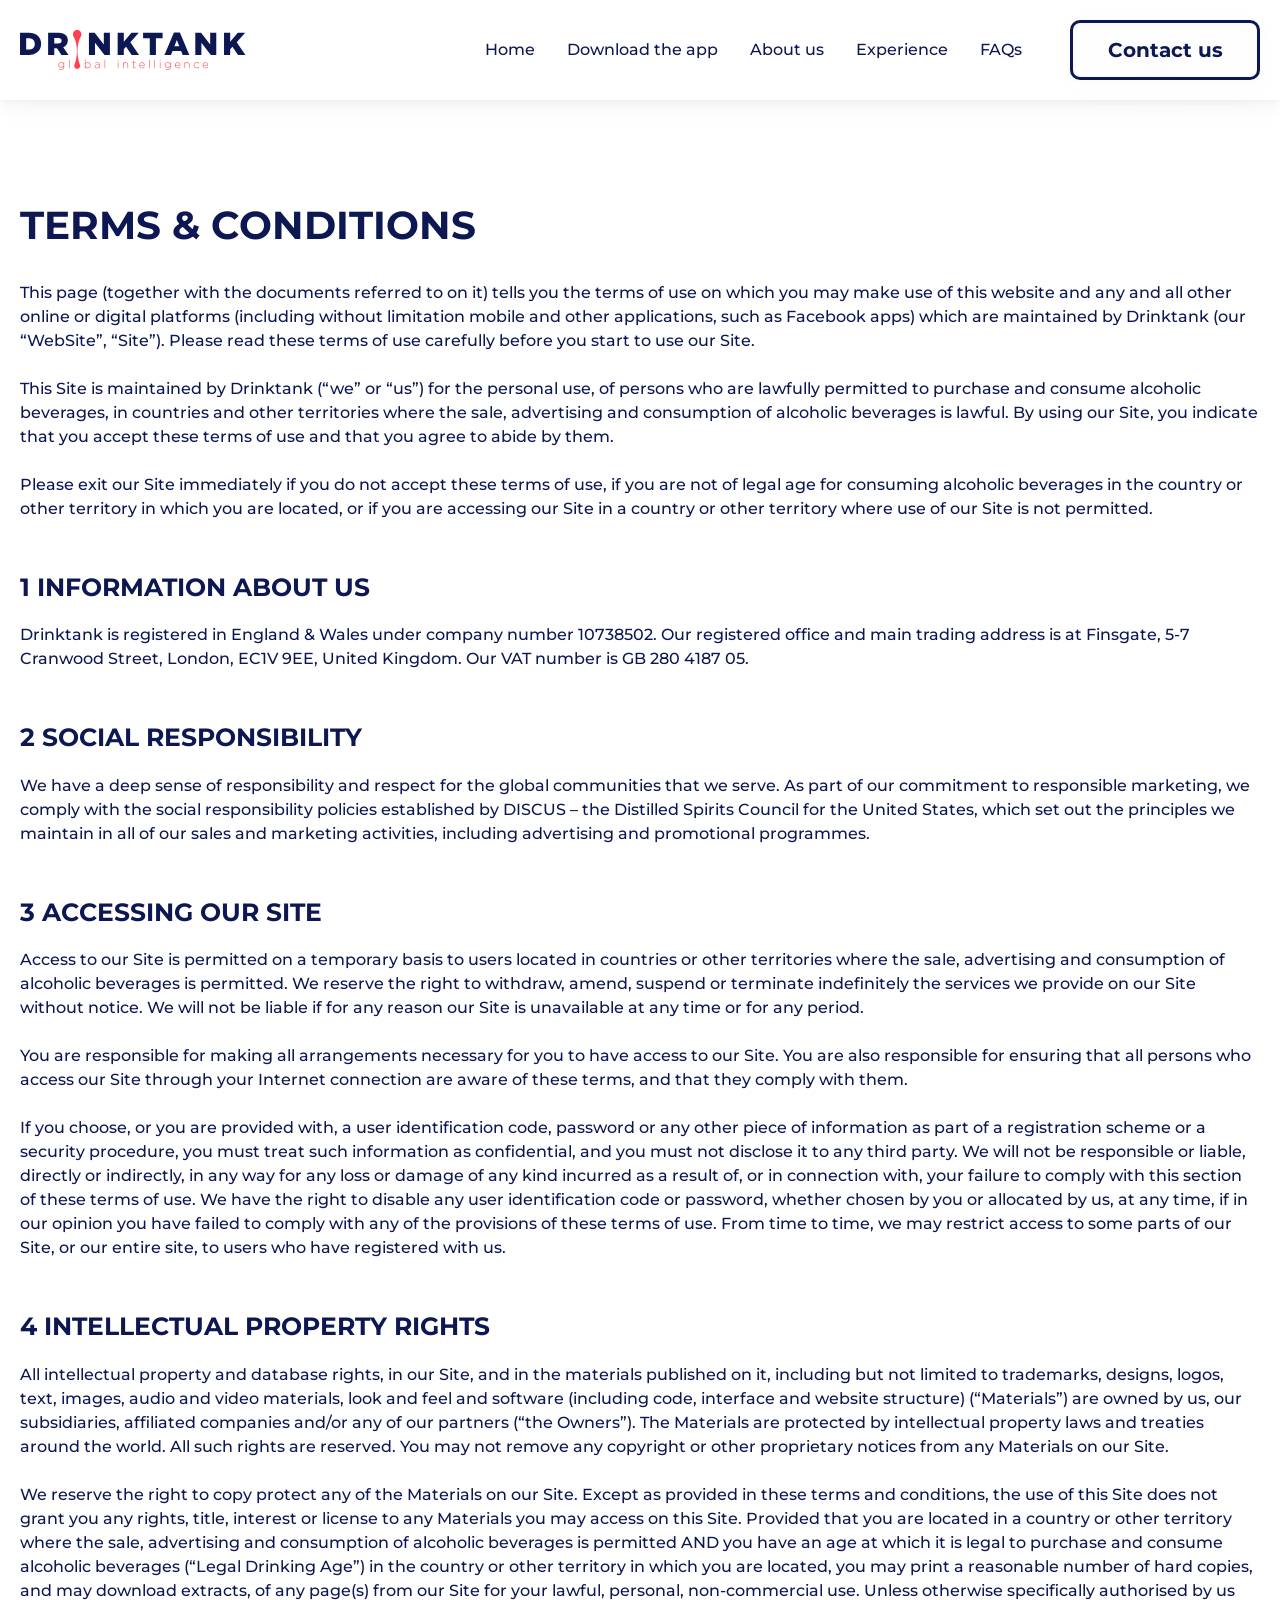
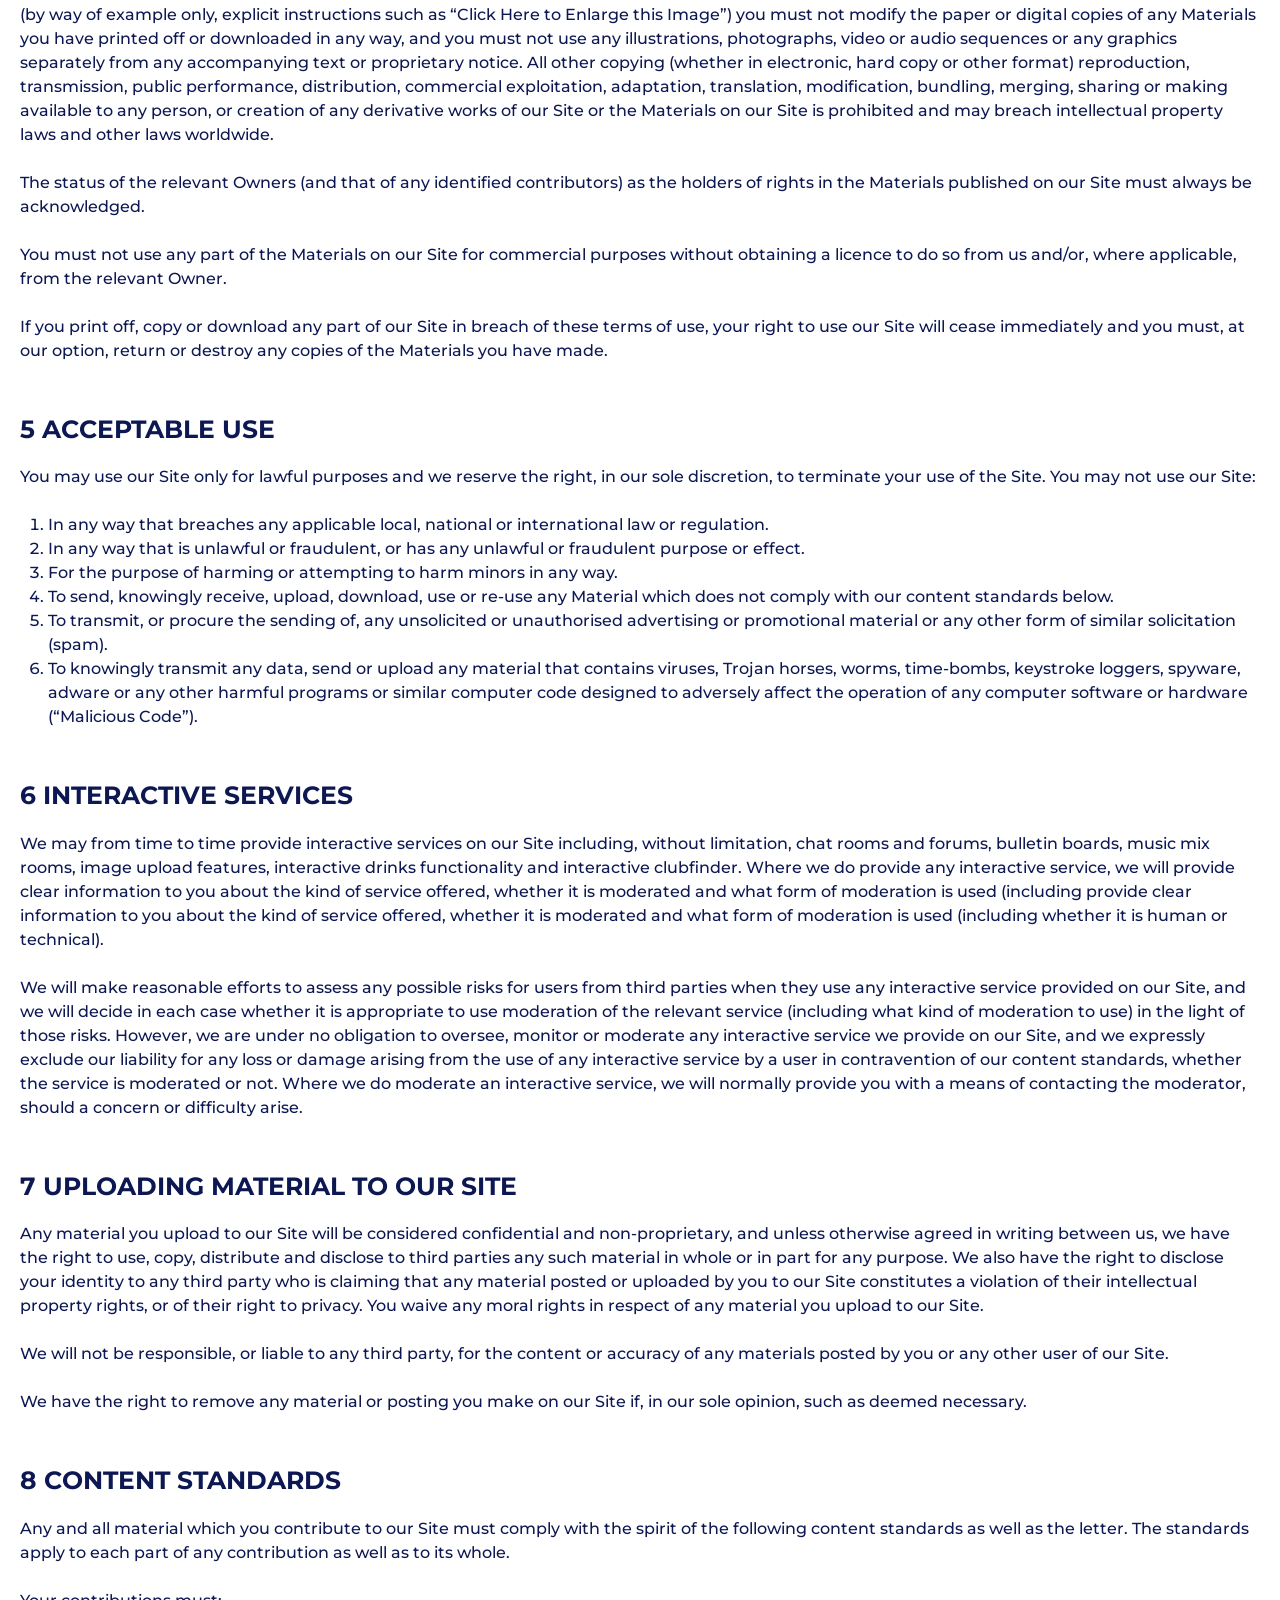
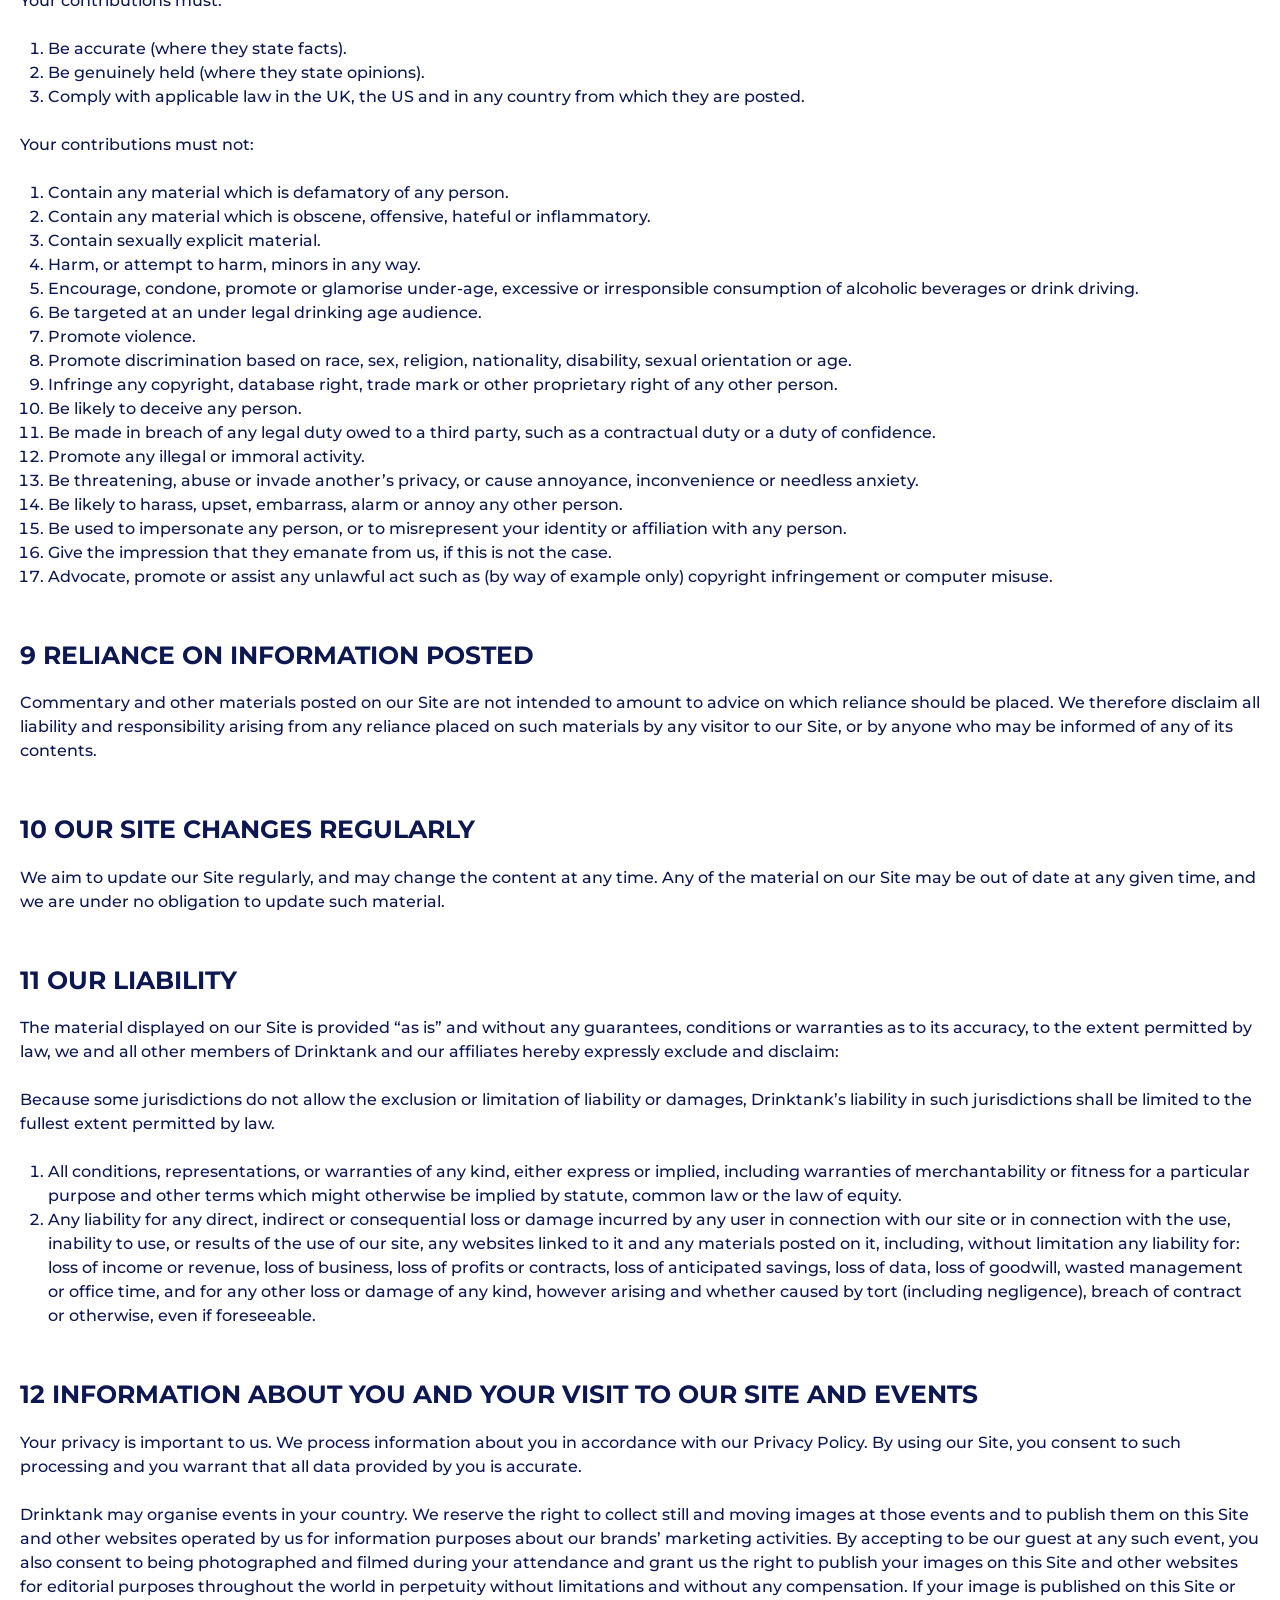
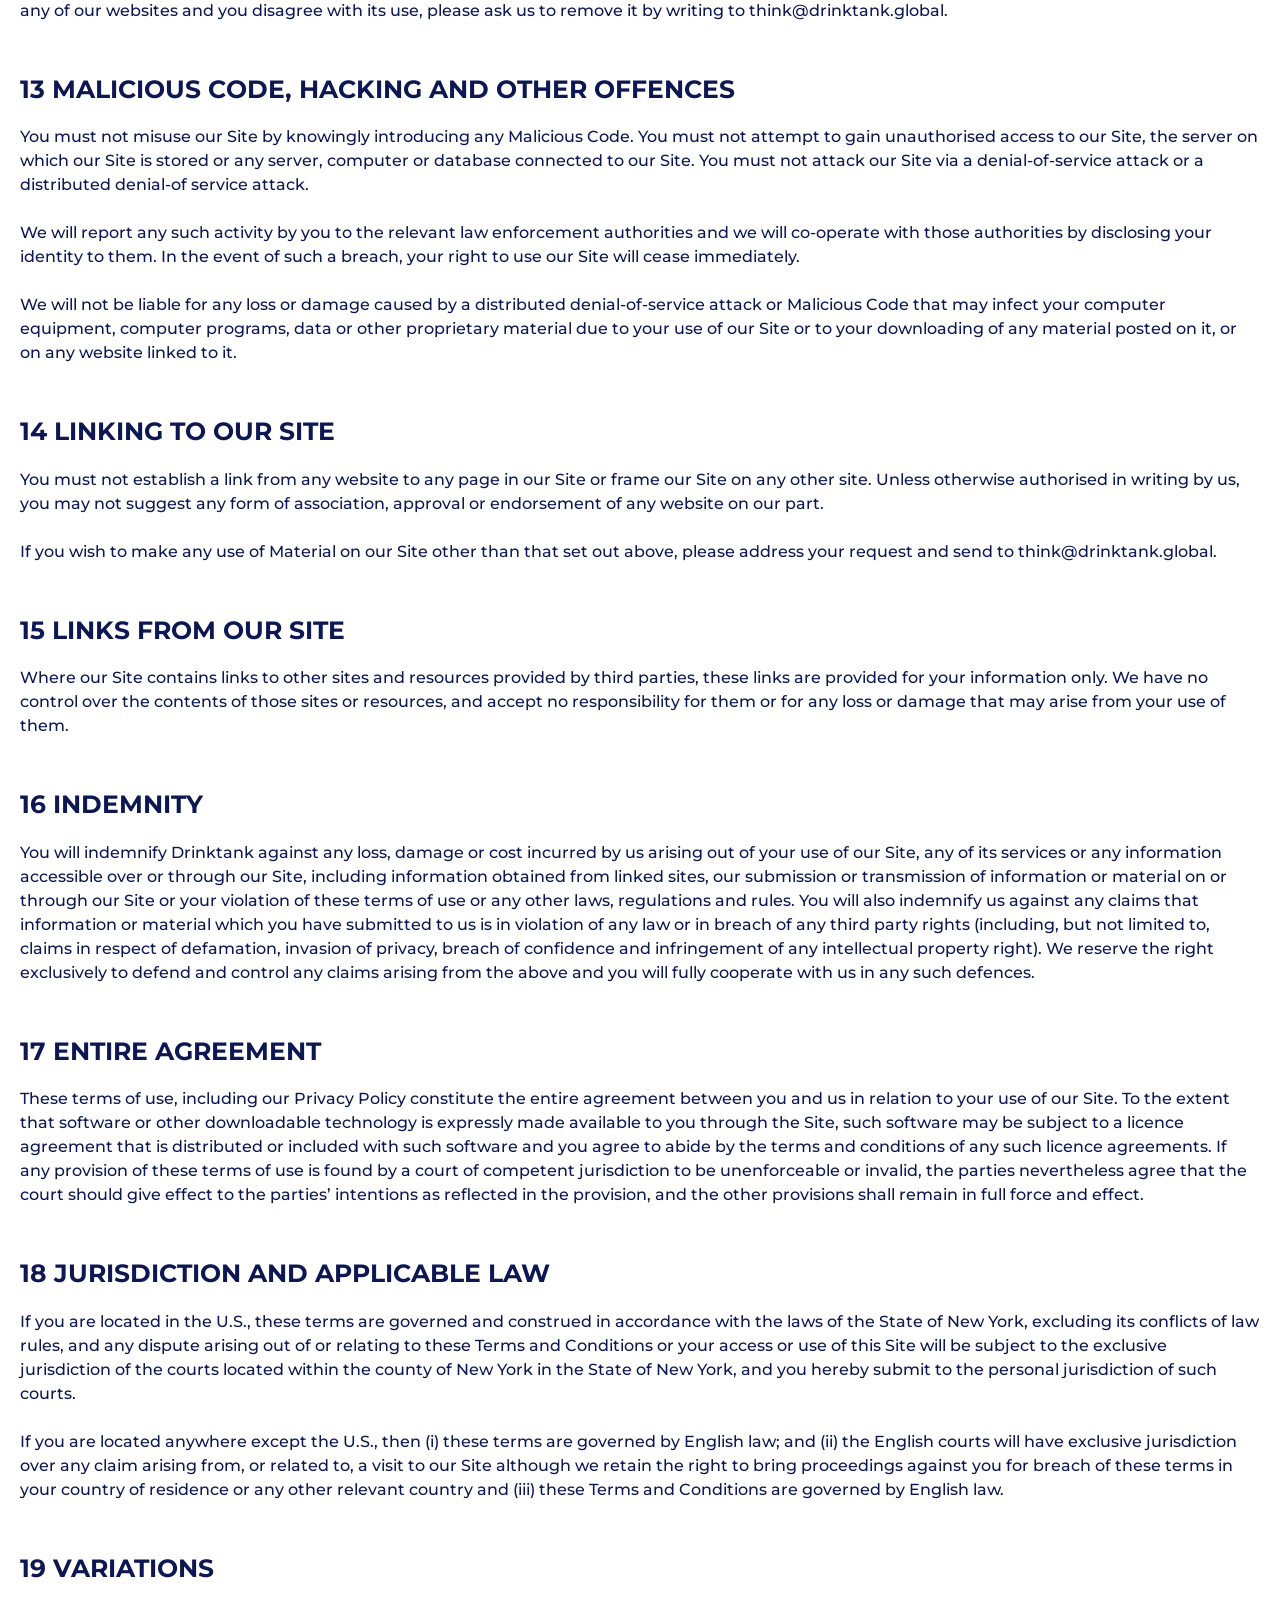
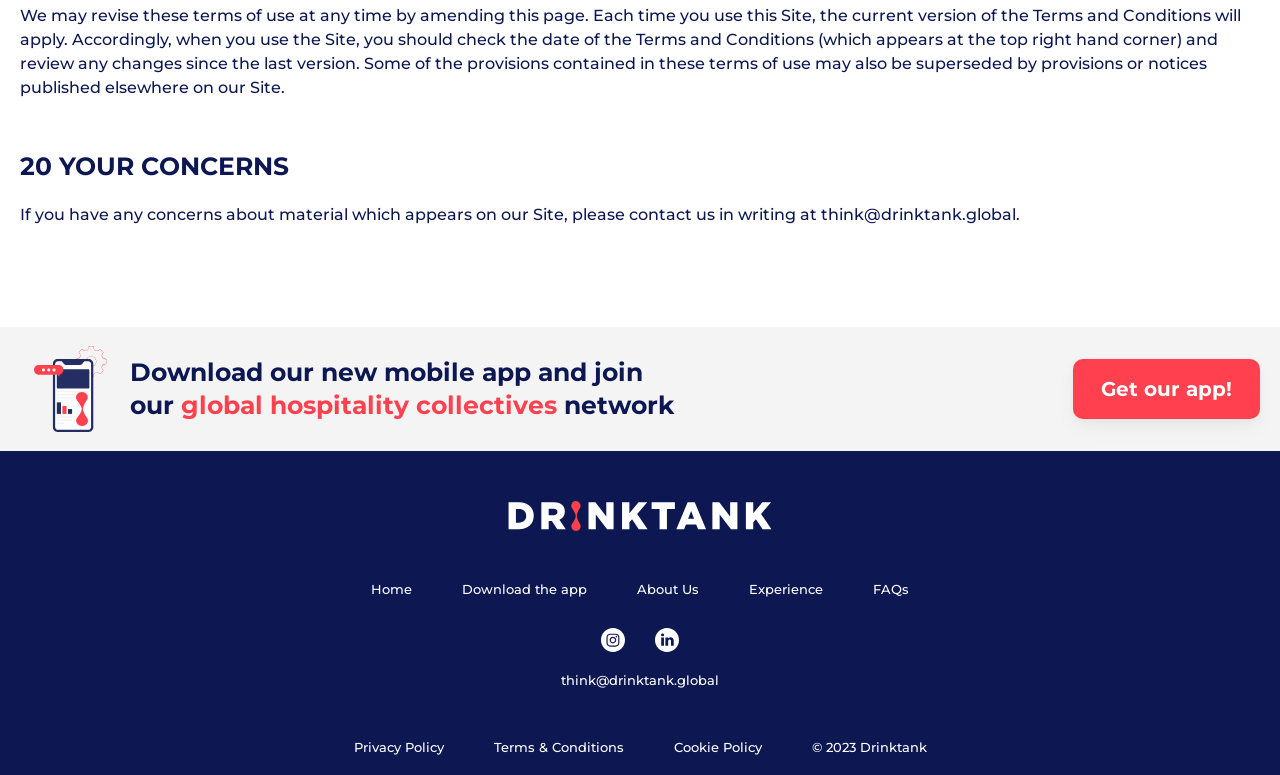
<file: terms-and-conditions.html>
<!DOCTYPE html>
<html lang="en">

<head>
  <meta charset="UTF-8">
  <meta http-equiv="X-UA-Compatible" content="IE=edge">
  <meta name="viewport" content="width=device-width, initial-scale=1.0">
  <title>Drinktank</title>
  <link rel="stylesheet" href="./css/style.min.css">
</head>

<body>
  <!-- Header -->
  <header class="header">
    <nav>
      <div class="container">
        <div class="navbar">
          <a class="navbar__logo" href="/">
            <img src="./img/Primary_logo.svg" alt="Drinktank logo">
          </a>

          <ul class="menu menu-subpage">
            <div class="menu__logo menu-mobile">
              <img src="./img/Primary_logo.svg" alt="Drinktank logo">
            </div>

            <li class="menu__item">
              <a href="index.html#href-main" class="menu__item-link">Home</a>
            </li>

            <li class="menu__item">
              <a href="index.html#href-info" class="menu__item-link">Download the app</a>
            </li>

            <li class="menu__item">
              <a href="index.html#href-about" class="menu__item-link">About us</a>
            </li>

            <li class="menu__item">
              <a href="index.html#href-experience" class="menu__item-link">Experience</a>
            </li>

            <li class="menu__item">
              <a href="index.html#href-faq" class="menu__item-link">FAQs</a>
            </li>

            <div class="menu__social menu-mobile">
              <div class="menu__social-block">
                <a href="https://www.instagram.com/drinktank.global/" target="_blank">
                  <img src="./img/instagram.svg" alt="Instagram">
                </a>

                <a href="https://www.linkedin.com/company/drinktank-global/" target="_blank">
                  <img src="./img/linkedin.svg" alt="LinkedIn">
                </a>
              </div>

              <a class="menu__social-email" href="mailto:think@drinktank.global?subject = website enquiry">
                think@drinktank.global
              </a>
            </div>

            <div class="menu__links menu-mobile">
              <a href="privacy-policy.html">Privacy Policy</a>
              <a href="cookie-policy.html">Cookie Policy</a>
              <a href="terms-and-conditions.html">Terms & Conditions</a>
              <span>© 2023 Drinktank</span>
            </div>
          </ul>

          <div class="navbar__buttons">
            <a class="navbar__button button button-outline"
              href="mailto:think@drinktank.global?subject = website enquiry">Contact us</a>
          </div>

          <div class="burger">
            <span> </span>
          </div>
        </div>
      </div>
    </nav>
  </header>

  <!-- Main Page -->
  <main>
    <div class="page-wrapper container">
      <h1>terms & Conditions</h1>

      <div class="page-block">
        <p>
          This page (together with the documents referred to on it) tells you the terms of use on which you may make use
          of this website and any and all other online or digital platforms (including without limitation mobile and
          other applications, such as Facebook apps) which are maintained by Drinktank (our “WebSite”, “Site”). Please
          read these terms of use carefully before you start to use our Site.
          <br><br>
          This Site is maintained by Drinktank (“we” or “us”) for the personal use, of persons who are lawfully
          permitted to purchase and consume alcoholic beverages, in countries and other territories where the sale,
          advertising and consumption of alcoholic beverages is lawful. By using our Site, you indicate that you accept
          these terms of use and that you agree to abide by them.
          <br><br>
          Please exit our Site immediately if you do not accept these terms of use, if you are not of legal age for
          consuming alcoholic beverages in the country or other territory in which you are located, or if you are
          accessing our Site in a country or other territory where use of our Site is not permitted.
        </p>
      </div>

      <div class="page-block">
        <h2>1 information about us</h2>

        <p>
          Drinktank is registered in England & Wales under company number 10738502. Our registered office and main
          trading address is at Finsgate, 5-7 Cranwood Street, London, EC1V 9EE, United Kingdom. Our VAT number is GB
          280 4187 05.
        </p>
      </div>

      <div class="page-block">
        <h2>2 social responsibility</h2>

        <p>
          We have a deep sense of responsibility and respect for the global communities that we serve. As part of our
          commitment to responsible marketing, we comply with the social responsibility policies established by DISCUS –
          the Distilled Spirits Council for the United States, which set out the principles we maintain in all of our
          sales and marketing activities, including advertising and promotional programmes.
        </p>
      </div>

      <div class="page-block">
        <h2>3 accessing our site</h2>

        <p>
          Access to our Site is permitted on a temporary basis to users located in countries or other territories where
          the sale, advertising and consumption of alcoholic beverages is permitted. We reserve the right to withdraw,
          amend, suspend or terminate indefinitely the services we provide on our Site without notice. We will not be
          liable if for any reason our Site is unavailable at any time or for any period.
          <br><br>
          You are responsible for making all arrangements necessary for you to have access to our Site. You are also
          responsible for ensuring that all persons who access our Site through your Internet connection are aware of
          these terms, and that they comply with them.
          <br><br>
          If you choose, or you are provided with, a user identification code, password or any other piece of
          information as part of a registration scheme or a security procedure, you must treat such information as
          confidential, and you must not disclose it to any third party. We will not be responsible or liable, directly
          or indirectly, in any way for any loss or damage of any kind incurred as a result of, or in connection with,
          your failure to comply with this section of these terms of use. We have the right to disable any user
          identification code or password, whether chosen by you or allocated by us, at any time, if in our opinion you
          have failed to comply with any of the provisions of these terms of use. From time to time, we may restrict
          access to some parts of our Site, or our entire site, to users who have registered with us.
        </p>
      </div>

      <div class="page-block">
        <h2>4 intellectual property rights</h2>

        <p>
          All intellectual property and database rights, in our Site, and in the materials published on it, including
          but not limited to trademarks, designs, logos, text, images, audio and video materials, look and feel and
          software (including code, interface and website structure) (“Materials”) are owned by us, our subsidiaries,
          affiliated companies and/or any of our partners (“the Owners”). The Materials are protected by intellectual
          property laws and treaties around the world. All such rights are reserved. You may not remove any copyright or
          other proprietary notices from any Materials on our Site.
          <br><br>
          We reserve the right to copy protect any of the Materials on our Site. Except as provided in these terms and
          conditions, the use of this Site does not grant you any rights, title, interest or license to any Materials
          you may access on this Site. Provided that you are located in a country or other territory where the sale,
          advertising and consumption of alcoholic beverages is permitted AND you have an age at which it is legal to
          purchase and consume alcoholic beverages (“Legal Drinking Age”) in the country or other territory in which you
          are located, you may print a reasonable number of hard copies, and may download extracts, of any page(s) from
          our Site for your lawful, personal, non-commercial use. Unless otherwise specifically authorised by us (by way
          of example only, explicit instructions such as “Click Here to Enlarge this Image”) you must not modify the
          paper or digital copies of any Materials you have printed off or downloaded in any way, and you must not use
          any illustrations, photographs, video or audio sequences or any graphics separately from any accompanying text
          or proprietary notice. All other copying (whether in electronic, hard copy or other format) reproduction,
          transmission, public performance, distribution, commercial exploitation, adaptation, translation,
          modification, bundling, merging, sharing or making available to any person, or creation of any derivative
          works of our Site or the Materials on our Site is prohibited and may breach intellectual property laws and
          other laws worldwide.
          <br><br>
          The status of the relevant Owners (and that of any identified contributors) as the holders of rights in the
          Materials published on our Site must always be acknowledged.
          <br><br>
          You must not use any part of the Materials on our Site for commercial purposes without obtaining a licence to
          do so from us and/or, where applicable, from the relevant Owner.
          <br><br>
          If you print off, copy or download any part of our Site in breach of these terms of use, your right to use our
          Site will cease immediately and you must, at our option, return or destroy any copies of the Materials you
          have made.
        </p>
      </div>

      <div class="page-block">
        <h2>5 acceptable use</h2>

        <p>You may use our Site only for lawful purposes and we reserve the right, in our sole discretion, to terminate
          your use of the Site. You may not use our Site:</p>

        <br>

        <ol>
          <li>In any way that breaches any applicable local, national or international law or regulation.</li>
          <li>In any way that is unlawful or fraudulent, or has any unlawful or fraudulent purpose or effect.</li>
          <li>For the purpose of harming or attempting to harm minors in any way.</li>
          <li>
            To send, knowingly receive, upload, download, use or re-use any Material which does not comply with our
            content standards below.
          </li>
          <li>
            To transmit, or procure the sending of, any unsolicited or unauthorised advertising or promotional material
            or any other form of similar solicitation (spam).
          </li>
          <li>
            To knowingly transmit any data, send or upload any material that contains viruses, Trojan horses, worms,
            time-bombs, keystroke loggers, spyware, adware or any other harmful programs or similar computer code
            designed to adversely affect the operation of any computer software or hardware (“Malicious Code”).
          </li>
        </ol>
      </div>

      <div class="page-block">
        <h2>6 interactive services</h2>

        <p>
          We may from time to time provide interactive services on our Site including, without limitation, chat rooms
          and forums, bulletin boards, music mix rooms, image upload features, interactive drinks functionality and
          interactive clubfinder. Where we do provide any interactive service, we will provide clear information to you
          about the kind of service offered, whether it is moderated and what form of moderation is used (including
          provide clear information to you about the kind of service offered, whether it is moderated and what form of
          moderation is used (including whether it is human or technical).
          <br><br>
          We will make reasonable efforts to assess any possible risks for users from third parties when they use any
          interactive service provided on our Site, and we will decide in each case whether it is appropriate to use
          moderation of the relevant service (including what kind of moderation to use) in the light of those risks.
          However, we are under no obligation to oversee, monitor or moderate any interactive service we provide on our
          Site, and we expressly exclude our liability for any loss or damage arising from the use of any interactive
          service by a user in contravention of our content standards, whether the service is moderated or not. Where we
          do moderate an interactive service, we will normally provide you with a means of contacting the moderator,
          should a concern or difficulty arise.
        </p>
      </div>

      <div class="page-block">
        <h2>7 uploading material to our site</h2>

        <p>
          Any material you upload to our Site will be considered confidential and non-proprietary, and unless otherwise
          agreed in writing between us, we have the right to use, copy, distribute and disclose to third parties any
          such material in whole or in part for any purpose. We also have the right to disclose your identity to any
          third party who is claiming that any material posted or uploaded by you to our Site constitutes a violation of
          their intellectual property rights, or of their right to privacy. You waive any moral rights in respect of any
          material you upload to our Site.
          <br><br>
          We will not be responsible, or liable to any third party, for the content or accuracy of any materials posted
          by you or any other user of our Site.
          <br><br>
          We have the right to remove any material or posting you make on our Site if, in our sole opinion, such as
          deemed necessary.
        </p>
      </div>

      <div class="page-block">
        <h2>8 content standards</h2>

        <p>
          Any and all material which you contribute to our Site must comply with the spirit of the following content
          standards as well as the letter. The standards apply to each part of any contribution as well as to its whole.
          <br><br>
          Your contributions must:
        </p>

        <br>

        <ol>
          <li>Be accurate (where they state facts).</li>
          <li>Be genuinely held (where they state opinions).</li>
          <li>Comply with applicable law in the UK, the US and in any country from which they are posted.</li>
        </ol>

        <br>

        <p>Your contributions must not:</p>

        <br>

        <ol>
          <li>Contain any material which is defamatory of any person.</li>
          <li>Contain any material which is obscene, offensive, hateful or inflammatory.</li>
          <li>Contain sexually explicit material.</li>
          <li>Harm, or attempt to harm, minors in any way.</li>
          <li>Encourage, condone, promote or glamorise under-age, excessive or irresponsible consumption of alcoholic
            beverages or drink driving.</li>
          <li>Be targeted at an under legal drinking age audience.</li>
          <li>Promote violence.</li>
          <li>Promote discrimination based on race, sex, religion, nationality, disability, sexual orientation or age.
          </li>
          <li>Infringe any copyright, database right, trade mark or other proprietary right of any other person.</li>
          <li>Be likely to deceive any person.</li>
          <li>Be made in breach of any legal duty owed to a third party, such as a contractual duty or a duty of
            confidence.</li>
          <li>Promote any illegal or immoral activity.</li>
          <li>Be threatening, abuse or invade another’s privacy, or cause annoyance, inconvenience or needless anxiety.
          </li>
          <li>Be likely to harass, upset, embarrass, alarm or annoy any other person.</li>
          <li>Be used to impersonate any person, or to misrepresent your identity or affiliation with any person.</li>
          <li>Give the impression that they emanate from us, if this is not the case.</li>
          <li>Advocate, promote or assist any unlawful act such as (by way of example only) copyright infringement or
            computer misuse.</li>
        </ol>
      </div>

      <div class="page-block">
        <h2>9 reliance on information posted</h2>

        <p>
          Commentary and other materials posted on our Site are not intended to amount to advice on which reliance
          should be placed. We therefore disclaim all liability and responsibility arising from any reliance placed on
          such materials by any visitor to our Site, or by anyone who may be informed of any of its contents.
        </p>
      </div>

      <div class="page-block">
        <h2>10 our site changes regularly</h2>

        <p>
          We aim to update our Site regularly, and may change the content at any time. Any of the material on our Site
          may be out of date at any given time, and we are under no obligation to update such material.
        </p>
      </div>

      <div class="page-block">
        <h2>11 our liability</h2>

        <p>
          The material displayed on our Site is provided “as is” and without any guarantees, conditions or warranties as
          to its accuracy, to the extent permitted by law, we and all other members of Drinktank and our affiliates
          hereby expressly exclude and disclaim:
          <br><br>
          Because some jurisdictions do not allow the exclusion or limitation of liability or damages, Drinktank’s
          liability in such jurisdictions shall be limited to the fullest extent permitted by law.
        </p>

        <br>

        <ol>
          <li>
            All conditions, representations, or warranties of any kind, either express or implied, including warranties
            of merchantability or fitness for a particular purpose and other terms which might otherwise be implied by
            statute, common law or the law of equity.
          </li>
          <li>
            Any liability for any direct, indirect or consequential loss or damage incurred by any user in connection
            with our site or in connection with the use, inability to use, or results of the use of our site, any
            websites linked to it and any materials posted on it, including, without limitation any liability for: loss
            of income or revenue, loss of business, loss of profits or contracts, loss of anticipated savings, loss of
            data, loss of goodwill, wasted management or office time, and for any other loss or damage of any kind,
            however arising and whether caused by tort (including negligence), breach of contract or otherwise, even if
            foreseeable.
          </li>
        </ol>
      </div>

      <div class="page-block">
        <h2>12 information about you and your visit to our site and events</h2>

        <p>
          Your privacy is important to us. We process information about you in accordance with our Privacy Policy. By
          using our Site, you consent to such processing and you warrant that all data provided by you is accurate.
          <br><br>
          Drinktank may organise events in your country. We reserve the right to collect still and moving images at
          those events and to publish them on this Site and other websites operated by us for information purposes about
          our brands’ marketing activities. By accepting to be our guest at any such event, you also consent to being
          photographed and filmed during your attendance and grant us the right to publish your images on this Site and
          other websites for editorial purposes throughout the world in perpetuity without limitations and without any
          compensation. If your image is published on this Site or any of our websites and you disagree with its use,
          please ask us to remove it by writing to think@drinktank.global.
        </p>
      </div>

      <div class="page-block">
        <h2>13 malicious code, hacking and other offences</h2>

        <p>
          You must not misuse our Site by knowingly introducing any Malicious Code. You must not attempt to gain
          unauthorised access to our Site, the server on which our Site is stored or any server, computer or database
          connected to our Site. You must not attack our Site via a denial-of-service attack or a distributed denial-of
          service attack.
          <br><br>
          We will report any such activity by you to the relevant law enforcement authorities and we will co-operate
          with those authorities by disclosing your identity to them. In the event of such a breach, your right to use
          our Site will cease immediately.
          <br><br>
          We will not be liable for any loss or damage caused by a distributed denial-of-service attack or Malicious
          Code that may infect your computer equipment, computer programs, data or other proprietary material due to
          your use of our Site or to your downloading of any material posted on it, or on any website linked to it.
        </p>
      </div>

      <div class="page-block">
        <h2>14 linking to our site</h2>

        <p>
          You must not establish a link from any website to any page in our Site or frame our Site on any other site.
          Unless otherwise authorised in writing by us, you may not suggest any form of association, approval or
          endorsement of any website on our part.
          <br><br>
          If you wish to make any use of Material on our Site other than that set out above, please address your request
          and send to think@drinktank.global.
        </p>
      </div>

      <div class="page-block">
        <h2>15 links from our site</h2>

        <p>
          Where our Site contains links to other sites and resources provided by third parties, these links are provided
          for your information only. We have no control over the contents of those sites or resources, and accept no
          responsibility for them or for any loss or damage that may arise from your use of them.
        </p>
      </div>

      <div class="page-block">
        <h2>16 indemnity</h2>

        <p>
          You will indemnify Drinktank against any loss, damage or cost incurred by us arising out of your use of our
          Site, any of its services or any information accessible over or through our Site, including information
          obtained from linked sites, our submission or transmission of information or material on or through our Site
          or your violation of these terms of use or any other laws, regulations and rules. You will also indemnify us
          against any claims that information or material which you have submitted to us is in violation of any law or
          in breach of any third party rights (including, but not limited to, claims in respect of defamation, invasion
          of privacy, breach of confidence and infringement of any intellectual property right). We reserve the right
          exclusively to defend and control any claims arising from the above and you will fully cooperate with us in
          any such defences.
        </p>
      </div>

      <div class="page-block">
        <h2>17 entire agreement</h2>

        <p>
          These terms of use, including our Privacy Policy constitute the entire agreement between you and us in
          relation to your use of our Site. To the extent that software or other downloadable technology is expressly
          made available to you through the Site, such software may be subject to a licence agreement that is
          distributed or included with such software and you agree to abide by the terms and conditions of any such
          licence agreements. If any provision of these terms of use is found by a court of competent jurisdiction to be
          unenforceable or invalid, the parties nevertheless agree that the court should give effect to the parties’
          intentions as reflected in the provision, and the other provisions shall remain in full force and effect.
        </p>
      </div>

      <div class="page-block">
        <h2>18 jurisdiction and applicable law</h2>

        <p>
          If you are located in the U.S., these terms are governed and construed in accordance with the laws of the
          State of New York, excluding its conflicts of law rules, and any dispute arising out of or relating to these
          Terms and Conditions or your access or use of this Site will be subject to the exclusive jurisdiction of the
          courts located within the county of New York in the State of New York, and you hereby submit to the personal
          jurisdiction of such courts.
          <br><br>
          If you are located anywhere except the U.S., then (i) these terms are governed by English law; and (ii) the
          English courts will have exclusive jurisdiction over any claim arising from, or related to, a visit to our
          Site although we retain the right to bring proceedings against you for breach of these terms in your country
          of residence or any other relevant country and (iii) these Terms and Conditions are governed by English law.
        </p>
      </div>

      <div class="page-block">
        <h2>19 variations</h2>

        <p>
          We may revise these terms of use at any time by amending this page. Each time you use this Site, the current
          version of the Terms and Conditions will apply. Accordingly, when you use the Site, you should check the date
          of the Terms and Conditions (which appears at the top right hand corner) and review any changes since the last
          version. Some of the provisions contained in these terms of use may also be superseded by provisions or
          notices published elsewhere on our Site.
        </p>
      </div>

      <div class="page-block">
        <h2>20 your concerns</h2>

        <p>
          If you have any concerns about material which appears on our Site, please contact us in writing at
          think@drinktank.global.
        </p>
      </div>
    </div>

    <section class="section__banner">
  <div class="container">
    <div class="banner">
      <img src="./img/download.svg" alt="img">

      <h3 class="banner__text">Download our new mobile app and join
        our <span>global hospitality collectives</span> network</h3>

      <button class="banner__button button modal__btn">
        Get our app!
      </button>
    </div>
  </div>
</section>
  </main>

  <!-- Footer -->
  <footer>
    <div class="container">
      <div class="footer">
        <a class="footer__logo" href="/">
          <img src="./img/Secondary_logo.svg" alt="Drinktank logo">
        </a>

        <div class="footer__links footer__links-top">
          <a href="index.html#href-main">Home</a>
          <a href="index.html#href-info">Download the app</a>
          <a href="index.html#href-about">About Us</a>
          <a href="index.html#href-experience">Experience</a>
          <a href="index.html#href-faq">FAQs</a>
        </div>

        <div class="footer__social">
          <div class="footer__social-block">
            <a href="https://www.instagram.com/drinktank.global/" target="_blank">
              <img src="./img/instagram-white.svg" alt="Instagram">
            </a>

            <a href="https://www.linkedin.com/company/drinktank-global/" target="_blank">
              <img src="./img/linkedin-white.svg" alt="LinkedIn">
            </a>
          </div>

          <a class="footer__social-email" href="mailto:think@drinktank.global?subject = website enquiry">
            think@drinktank.global
          </a>
        </div>

        <div class="footer__links footer__links-bottom">
          <a href="privacy-policy.html">Privacy Policy</a>
          <a href="terms-and-conditions.html">Terms & Conditions</a>
          <a href="cookie-policy.html">Cookie Policy</a>
          <span>© 2023 Drinktank</span>
        </div>
      </div>
    </div>
  </footer>

  <!-- Modal -->
  <div class="modal__wrapper">
  <div class="modal">
    <h3 class="modal__title">Download our app!</h3>

    <div class="modal__buttons">
      <a class="modal__button" href="https://apps.apple.com/us/app/drinktank/id1666864366" target="_blank"
        rel="noreferrer">
        <img src="./img/appstore.svg" alt="App Store">
      </a>

      <a class="modal__button" href="https://play.google.com/store/apps/details?id=com.drinktankglobal.DrinkTank"
        target="_blank" rel="noreferrer">
        <img src="./img/playmarket.svg" alt="Play Market">
      </a>
    </div>
  </div>
</div>
</body>

<script src="./js/scripts.min.js"></script>

</html>
</file>
<file: css/style.min.css>
@font-face{font-family:"Montserrat";src:url(../fonts/Montserrat-Medium.woff2) format("woff2"),url(../fonts/Montserrat-Medium.ttf) format("truetype");font-weight:500;font-display:swap}@font-face{font-family:"Montserrat";src:url(../fonts/Montserrat-SemiBold.woff2) format("woff2"),url(../fonts/Montserrat-SemiBold.ttf) format("truetype");font-weight:600;font-display:swap}@font-face{font-family:"Montserrat";src:url(../fonts/Montserrat-Bold.woff2) format("woff2"),url(../fonts/Montserrat-Bold.ttf) format("truetype");font-weight:700;font-display:swap}.vimeo-facade{position:relative;background:#000;overflow:hidden}.vimeo-facade img{display:block;transition:opacity 0.2s}.vimeo-facade:hover img{opacity:.85}.vimeo-play-btn{position:absolute;top:50%;left:50%;transform:translate(-50%,-50%);width:64px;height:64px;background:rgb(255 255 255 / .92);border:none;border-radius:50%;font-size:24px;cursor:pointer;display:flex;align-items:center;justify-content:center;padding-left:4px;pointer-events:none}.vimeo-facade iframe{position:absolute;inset:0;width:100%;height:100%;border:0}*,*:before,*:after{-webkit-box-sizing:border-box;box-sizing:border-box;padding:0;margin:0;border:0}aside,nav,footer,header,section{display:block}html,body{scroll-behavior:smooth}body{line-height:1;-ms-text-size-adjust:100%;-moz-text-size-adjust:100%;-webkit-text-size-adjust:100%}input::-ms-clear{display:none}button{cursor:pointer}button::-moz-focus-inner{padding:0;border:0}a,a:visited{text-decoration:none}a:hover{text-decoration:none}ul li{list-style:none}img{vertical-align:top}h1,h2,h3,h4,h5,h6{font-weight:inherit;font-size:inherit}.container{max-width:1272px;width:100%;margin:0 auto;padding:0 16px}body{overflow-x:hidden;font-family:"Montserrat",sans-serif;font-size:16px;line-height:24px;font-weight:500;background:#FFF;color:#0D1853}body.locked{overflow:hidden}main{position:relative;padding-top:100px}main .main__img{position:absolute;top:100px;width:100%;z-index:-1}.button{font-family:"Montserrat",sans-serif;font-weight:700;font-size:20px;line-height:26px;text-align:center;padding:17px 28px;background:#FF404E;color:#FFF;-webkit-box-shadow:0 10px 20px rgb(0 0 0 / .04),0 2px 6px rgb(0 0 0 / .04),0 0 1px rgb(0 0 0 / .04);box-shadow:0 10px 20px rgb(0 0 0 / .04),0 2px 6px rgb(0 0 0 / .04),0 0 1px rgb(0 0 0 / .04);border-radius:10px;-webkit-transition:0.3s all ease;-o-transition:0.3s all ease;transition:0.3s all ease}.button:hover{background:#f4333f}.button-outline{background:#fff0;outline:3px solid #0D1853;outline-offset:-3px;color:#0D1853;-webkit-box-shadow:none;box-shadow:none;-webkit-filter:drop-shadow(0 10px 20px rgb(0 0 0 / .04)) drop-shadow(0 2px 6px rgb(0 0 0 / .04)) drop-shadow(0 0 1px rgb(0 0 0 / .04));filter:drop-shadow(0 10px 20px rgb(0 0 0 / .04)) drop-shadow(0 2px 6px rgb(0 0 0 / .04)) drop-shadow(0 0 1px rgb(0 0 0 / .04))}.button-outline:hover{background:rgb(25 118 210 / .04);outline-color:#0a1343;color:#0a1343}.title{font-weight:700;font-size:37px;line-height:51px;text-transform:uppercase;color:#FF404E;margin-bottom:20px}@-webkit-keyframes fade{0%{opacity:0}100%{opacity:1}}@keyframes fade{0%{opacity:0}100%{opacity:1}}.page-wrapper{padding-top:100px;padding-bottom:50px}.page-wrapper .page-block{padding-bottom:50px}.page-wrapper h1{font-weight:700;font-size:39px;line-height:130%;text-transform:uppercase;margin-bottom:30px}.page-wrapper h2{font-weight:700;font-size:25px;line-height:130%;text-transform:uppercase;margin-bottom:20px}.page-wrapper p{font-weight:500;font-size:16px;line-height:150%}.page-wrapper p span{font-weight:700}.page-wrapper ul{padding-left:28px}.page-wrapper ul li{list-style:disc}.page-wrapper ol{padding-left:28px}.page-wrapper ol li{list-style:auto}.header{position:fixed;top:0;left:0;width:100%;background:#FFF;-webkit-box-shadow:0 10px 20px rgb(0 0 0 / .04),0 2px 6px rgb(0 0 0 / .04),0 0 1px rgb(0 0 0 / .04);box-shadow:0 10px 20px rgb(0 0 0 / .04),0 2px 6px rgb(0 0 0 / .04),0 0 1px rgb(0 0 0 / .04);z-index:1003}.navbar{width:100%;display:-webkit-box;display:-ms-flexbox;display:flex;-webkit-box-pack:justify;-ms-flex-pack:justify;justify-content:space-between;-webkit-box-align:center;-ms-flex-align:center;align-items:center;gap:24px}.navbar__logo{display:block;width:100%;max-width:226px}.navbar__logo img{width:100%;max-width:100%}.menu{height:100px;display:-webkit-box;display:-ms-flexbox;display:flex;-webkit-box-align:center;-ms-flex-align:center;align-items:center;gap:32px;-ms-flex-negative:0;flex-shrink:0}.menu.menu-subpage{margin-left:auto;margin-right:24px}.menu__item{position:relative;height:100%;display:-webkit-box;display:-ms-flexbox;display:flex;-webkit-box-align:center;-ms-flex-align:center;align-items:center}.menu__item-link{display:inline-block;color:#0D1853;line-height:38px;-webkit-transition:0.3s all ease;-o-transition:0.3s all ease;transition:0.3s all ease}.menu__item-link.active::before{content:"";position:absolute;bottom:0;left:0;width:100%;height:2px;border-radius:2px;background-color:#FF404E}.menu__item-link:hover{color:#0a1343}.menu-mobile{display:none}.menu__logo{margin-bottom:16px}.menu__social{margin-top:26px;-webkit-box-orient:vertical;-webkit-box-direction:normal;-ms-flex-direction:column;flex-direction:column;-webkit-box-align:center;-ms-flex-align:center;align-items:center;gap:20px}.menu__social-block{display:-webkit-box;display:-ms-flexbox;display:flex;gap:30px}.menu__social-email{font-size:13px;line-height:17px;color:#0D1853}.menu__links{-webkit-box-pack:justify;-ms-flex-pack:justify;justify-content:space-between;-ms-flex-wrap:wrap;flex-wrap:wrap;gap:16px;width:100%;padding:48px 16px 0;margin-top:auto}.menu__links>*{width:40%;color:#0D1853}.navbar__buttons{display:-webkit-box;display:-ms-flexbox;display:flex;gap:20px;padding:20px 0}.navbar__button{padding:17px;width:190px}.burger{display:none;cursor:pointer}.hero{text-align:center;width:100%;max-width:1075px;margin:0 auto;padding:100px 0}.hero__title{font-weight:700;font-size:61px;line-height:130%;margin-bottom:30px}.hero__text{font-size:25px;line-height:150%;padding:0 15px}.section__info{position:relative}.section__info-href{position:absolute;top:-110px}.info{padding-bottom:100px}.info__block{width:100%;display:-webkit-box;display:-ms-flexbox;display:flex;-webkit-box-align:center;-ms-flex-align:center;align-items:center;gap:20px;padding-bottom:100px}.info__block img{width:100%;max-width:40%}.info__block-text{font-size:20px;line-height:150%}.info__block-text span{color:#FF404E;font-weight:700}.info__button{display:block;margin:0 auto}.section__about{position:relative}.section__about-href{position:absolute;top:-110px}.about{padding-bottom:150px;text-align:center}.about__video{width:100%;height:700px;margin:40px 0}.about__block{background-color:#0D1853;color:#D7D7D7;border-radius:10px;padding:32px 105px}.about__block p{font-size:25px;line-height:130%}.about__block p a{color:#FF404E;font-weight:700}.about__cards{display:grid;grid-template-columns:repeat(4,1fr);gap:20px}.about__card{padding:32px 12px 20px;background-color:#0D1853;color:#D7D7D7;border-radius:10px;height:auto!important}.about__card-title{font-weight:700;font-size:16px;line-height:130%;text-transform:uppercase;color:#FF404E;margin-bottom:8px}.section__experience{position:relative;overflow:hidden}.section__experience-href{position:absolute;top:-110px}.experience{padding-bottom:200px}.experience__title{margin-bottom:20px}.experience__text{font-size:25px;line-height:150%;margin-bottom:50px}.grid{width:100%;max-width:1100px;padding:0 15px;margin:0 auto;display:grid;place-items:center;grid-template-columns:repeat(8,calc(12.5% - 43.75px));gap:50px}.grid img{width:100%;max-width:100%}.experience__img{position:absolute;top:-13%;right:-19%;width:129%;z-index:-1}.section__faq{position:relative}.section__faq-href{position:absolute;top:-110px}.faq{padding-bottom:156px}.faq__text{font-size:25px;line-height:150%;margin-bottom:82px}.faq__text a{color:#FF404E;text-decoration:underline;font-weight:700;-webkit-transition:0.3s all ease;-o-transition:0.3s all ease;transition:0.3s all ease}.faq__text a:hover{color:#f4333f}.accordion{width:100%;max-width:1030px;margin:0 auto;display:-webkit-box;display:-ms-flexbox;display:flex;-webkit-box-orient:vertical;-webkit-box-direction:normal;-ms-flex-direction:column;flex-direction:column;gap:10px}.accordion__item{background:#F4F4F4;-webkit-box-shadow:0 0 2px rgb(0 0 0 / .06);box-shadow:0 0 2px rgb(0 0 0 / .06);border-radius:10px}.accordion__item.accordion__item-active .accordion__item-trigger{color:#FF404E}.accordion__item.accordion__item-active .accordion__item-trigger img{-webkit-transform:rotate(-180deg);-ms-transform:rotate(-180deg);transform:rotate(-180deg)}.accordion__item.accordion__item-active .accordion__item-content{display:block}.accordion__item-trigger{display:-webkit-box;display:-ms-flexbox;display:flex;-webkit-box-align:center;-ms-flex-align:center;align-items:center;-webkit-box-pack:justify;-ms-flex-pack:justify;justify-content:space-between;gap:16px;position:relative;cursor:pointer;padding:10px 20px;font-size:20px;font-weight:700;line-height:175%;-webkit-transition:0.3s all ease;-o-transition:0.3s all ease;transition:0.3s all ease}.accordion__item-trigger img{-webkit-transition:0.3s all ease;-o-transition:0.3s all ease;transition:0.3s all ease}.accordion__item-content{display:none;padding:0 100px 16px 20px;line-height:175%}.section__banner{background-color:#F4F4F4}.banner{display:-webkit-box;display:-ms-flexbox;display:flex;-webkit-box-align:center;-ms-flex-align:center;align-items:center;gap:10px;padding:12px 0}.banner img{width:100%;max-width:100px}.banner__text{width:100%;max-width:550px;font-weight:700;font-size:25px;line-height:130%}.banner__text span{color:#FF404E}.banner__button{margin-left:auto}footer{background-color:#0D1853;color:#FFF}.footer{text-align:center;padding:50px 16px 20px}.footer__links{display:-webkit-box;display:-ms-flexbox;display:flex;-webkit-box-pack:center;-ms-flex-pack:center;justify-content:center;-webkit-box-align:center;-ms-flex-align:center;align-items:center;gap:50px;font-size:13px;line-height:130%}.footer__links-top{margin:50px 0 30px}.footer__links a{color:#FFF}.footer__social{margin-bottom:50px;display:-webkit-box;display:-ms-flexbox;display:flex;-webkit-box-orient:vertical;-webkit-box-direction:normal;-ms-flex-direction:column;flex-direction:column;-webkit-box-align:center;-ms-flex-align:center;align-items:center;gap:20px}.footer__social-block{display:-webkit-box;display:-ms-flexbox;display:flex;gap:30px}.footer__social-email{font-size:13px;line-height:17px;color:#FFF}.modal__wrapper{position:fixed;inset:0;background:rgb(0 0 0 / .5);-webkit-box-pack:center;-ms-flex-pack:center;justify-content:center;-webkit-box-align:center;-ms-flex-align:center;align-items:center;z-index:1005;display:none;-webkit-animation:fade 0.1s linear;animation:fade 0.1s linear}.modal{background:#FFF;padding:64px 32px;border-radius:10px}.modal__title{font-size:31px;font-weight:700;line-height:40px;text-align:center}.modal__buttons{display:-webkit-box;display:-ms-flexbox;display:flex;gap:20px;margin-top:64px}.modal__button{width:190px;background:#0D1853;border-radius:10px;padding:10px;text-align:center;-webkit-transition:0.3s all ease;-o-transition:0.3s all ease;transition:0.3s all ease}.modal__button:hover{background:#0a1343}@media (max-width:1199.98px){main{padding-top:96px}.page-wrapper{padding-top:50px}.navbar{gap:20px}.navbar__logo{max-width:190px}.menu{height:96px;gap:22px}.menu__item-link{font-size:14px}.navbar__buttons{gap:12px}.navbar__button{font-size:16px;padding:15px;width:155px}.hero{padding:80px 0}.hero__title{font-size:55px}.hero__text{font-size:22px}.info{padding-bottom:80px}.info__block{padding-bottom:80px}.info__block-text{font-size:18px}.about{padding-bottom:120px}.about__video{height:550px}.about__block p{font-size:22px}.about__cards{grid-template-columns:repeat(2,1fr);gap:16px}.experience{padding-bottom:150px}.experience__text{font-size:22px}.faq{padding-bottom:120px}.faq__text{font-size:22px;margin-bottom:50px}}@media (max-width:991.98px){.container{max-width:970px}main{padding-top:86px}.title{font-size:32px;line-height:42px;margin-bottom:10px}.menu{position:fixed;background:#F4F4F4;left:0;top:86px;min-height:calc(100vh - 86px);width:100vw;gap:16px;overflow-y:scroll;-ms-overflow-style:none;scrollbar-width:none;display:none}.menu::-webkit-scrollbar{display:none}.menu.active{display:-webkit-box;display:-ms-flexbox;display:flex;-webkit-box-orient:vertical;-webkit-box-direction:normal;-ms-flex-direction:column;flex-direction:column;-webkit-box-align:center;-ms-flex-align:center;align-items:center;z-index:1000;pointer-events:all;padding:32px 16px;-webkit-animation:fade 0.15s linear;animation:fade 0.15s linear}.menu.menu-subpage{margin:0}.menu__item{height:auto}.menu__item-link{font-size:16px}.menu__item-link.active::before{display:none}.menu__item-link.active{color:#FF404E;font-weight:700}.menu-mobile{display:-webkit-box;display:-ms-flexbox;display:flex}.navbar__buttons{margin-left:auto;padding:15px 0}.burger{display:block;position:relative;width:24px;height:24.5px;padding:6px 3px;z-index:1001;cursor:pointer}.burger.active-burger:before{background:#FF404E;-webkit-transform:rotate(45deg);-ms-transform:rotate(45deg);transform:rotate(45deg);-webkit-transition:0.3s all ease;-o-transition:0.3s all ease;transition:0.3s all ease;top:11px}.burger.active-burger:after{background:#FF404E;-webkit-transform:rotate(-45deg);-ms-transform:rotate(-45deg);transform:rotate(-45deg);bottom:11px;-webkit-transition:0.3s all ease;-o-transition:0.3s all ease;transition:0.3s all ease}.burger.active-burger span{-webkit-transform:scale(0);-ms-transform:scale(0);transform:scale(0)}.burger:before,.burger:after{content:"";position:absolute;height:2px;width:18px;border-radius:2px;background:#0D1853;-webkit-transition:0.3s all ease;-o-transition:0.3s all ease;transition:0.3s all ease}.burger:before{top:6px}.burger::after{bottom:6px}.burger span{position:absolute;top:11px;left:3px;width:18px;background:#0D1853;height:2px;border-radius:2px;-webkit-transform:scale(1);-ms-transform:scale(1);transform:scale(1);-webkit-transition:0.3s all ease;-o-transition:0.3s all ease;transition:0.3s all ease}.hero{padding:60px 0}.info{padding-bottom:64px}.info__block{padding-bottom:60px}.info__block-text{font-size:16px}.about{padding-bottom:80px}.about__video{height:450px}.about__block{padding:24px 32px}.about__block p{font-size:20px}.experience{padding-bottom:100px}.experience__text{margin-bottom:32px}.grid{gap:32px;grid-template-columns:repeat(8,calc(12.5% - 28px))}.accordion__item-trigger{padding:8px 16px}.accordion__item-content{padding:0 44px 16px 16px}.banner img{max-width:80px}.banner__text{font-size:20px;max-width:450px}}@media (max-width:767.98px){.container{max-width:740px}main{padding-top:60px}main .main__img{display:none}.navbar{height:60px}.navbar__logo{max-width:113px;line-height:0;padding:20px 0}.menu{top:60px;min-height:calc(100vh - 60px)}.navbar__buttons{display:none}.hero{padding:40px 0}.hero__title{font-size:40px;margin-bottom:16px}.hero__text{font-size:20px}.info__block{-webkit-box-orient:vertical;-webkit-box-direction:normal;-ms-flex-direction:column;flex-direction:column;gap:32px;padding-bottom:48px}.info__block-reverse{-webkit-box-orient:vertical;-webkit-box-direction:reverse;-ms-flex-direction:column-reverse;flex-direction:column-reverse}.info__block img{max-width:500px}.info__button{width:100%}.about{padding-bottom:64px}.about__video{height:400px;margin:20px 0}.about__block{padding:16px}.about__block p{font-size:16px}.about__cards{grid-template-columns:1fr}.experience__text{font-size:20px}.grid{gap:16px;grid-template-columns:repeat(8,calc(12.5% - 14px))}.experience__img{display:none}.faq{padding-bottom:98px}.faq__text{font-size:20px;margin-bottom:32px}.accordion__item-trigger{font-size:18px}.banner{-ms-flex-wrap:wrap;flex-wrap:wrap;padding:16px 0}.banner__text{max-width:calc(100% - 90px);font-size:20px}.banner__button{width:100%;margin-top:22px}.footer__links-top{-webkit-column-gap:32px;-moz-column-gap:32px;column-gap:32px;row-gap:8px;-ms-flex-wrap:wrap;flex-wrap:wrap}.footer__links-bottom{-webkit-box-pack:justify;-ms-flex-pack:justify;justify-content:space-between;-ms-flex-wrap:wrap;flex-wrap:wrap;gap:16px;width:100%;text-align:left}.footer__links-bottom>*{width:40%}.footer__social{margin-bottom:32px}}@media (max-width:479.98px){.container{max-width:none}.button{padding:11px 28px}.title{font-size:25px;line-height:32px}.page-wrapper{padding-top:32px}.page-wrapper .page-block{padding-bottom:32px}.page-wrapper h1{font-size:31px;margin-bottom:16px}.page-wrapper h2{font-size:20px;margin-bottom:8px}.menu__links>*{width:calc(50% - 8px)}.hero{padding:16px 0 32px}.hero__title{font-size:31px;line-height:150%}.hero__text{padding:0;font-size:16px;font-weight:600}.about__video{height:250px}.experience{padding-bottom:64px}.experience__text{font-size:16px}.grid{padding:0}.faq__text{font-size:16px;margin-bottom:16px}.accordion__item-trigger{font-size:16px}.accordion__item-content{line-height:150%}.banner__text{font-size:16px}.footer__links-bottom>*{width:calc(50% - 8px)}.modal{padding:32px 24px}.modal__title{font-size:26px;line-height:34px}.modal__buttons{margin-top:36px;-webkit-box-orient:vertical;-webkit-box-direction:normal;-ms-flex-direction:column;flex-direction:column;-webkit-box-align:center;-ms-flex-align:center;align-items:center}}
</file>
